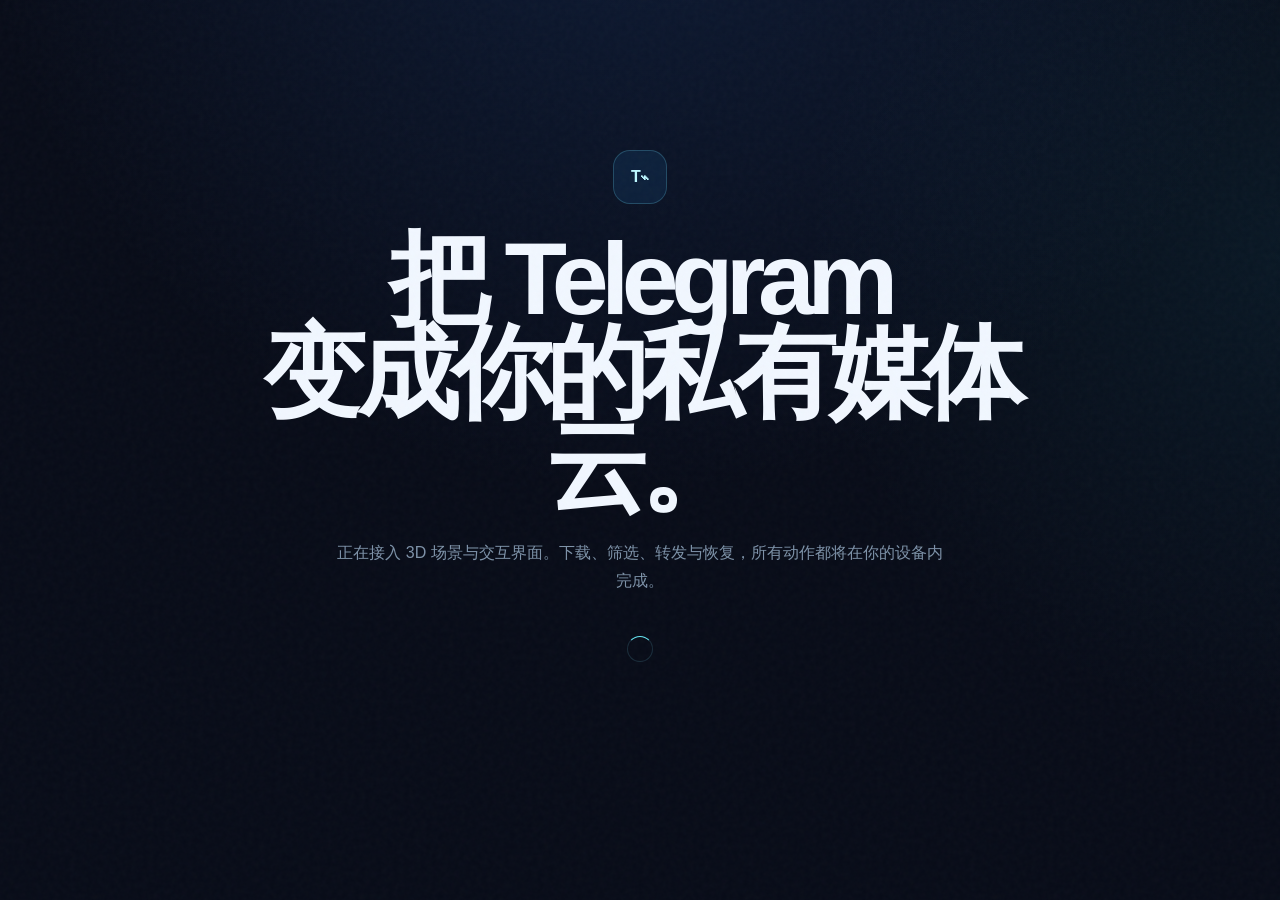
<file: docs/index.html>
<!doctype html>
<html lang="zh-CN">
<head>
  <meta charset="utf-8">
  <meta name="viewport" content="width=device-width, initial-scale=1">
  <meta name="color-scheme" content="dark">
  <meta name="theme-color" content="#080c18">
  <meta name="site-mode" content="github-pages">
  <meta property="og:url" content="https://cvpia.github.io/telegram-media-downloader-web/">
  <meta name="app-version" content="3.14.0">
  <meta name="description" content="TeleVault：为深度内容收藏者打造的自托管 Telegram 媒体基础设施。智能下载、断点续传、自动监听与本地安全存储。">
  <meta name="keywords" content="Telegram, 媒体下载器, 自动转发, 断点续传, 自托管, Docker">
  <meta property="og:type" content="website">
  <meta property="og:title" content="TeleVault — 把 Telegram 变成你的私有媒体云">
  <meta property="og:description" content="下载、筛选、转发与恢复，在同一个克制而强大的界面内完成。">
  <meta property="og:image" content="assets/landing/monitor.png?v=3.14.0">
  <title>TeleVault · Telegram 私有媒体基础设施</title>
  <link rel="icon" href="assets/favicon.svg?v=3.14.0" type="image/svg+xml">
  <link rel="preconnect" href="https://registry.npmmirror.com" crossorigin>
  <link rel="preload" href="assets/landing.css?v=3.14.0" as="style">
  <link rel="stylesheet" href="assets/landing.css?v=3.14.0">
  <script type="application/ld+json">
    {
      "@context": "https://schema.org",
      "@type": "SoftwareApplication",
      "name": "Telegram Media Downloader",
      "applicationCategory": "UtilitiesApplication",
      "operatingSystem": "Web, Docker, Windows, Linux",
      "description": "自托管的 Telegram 媒体下载、筛选、转发与长期存储工具",
      "softwareVersion": "3.14.0",
      "sameAs": "https://github.com/cvpia/telegram-media-downloader-web",
      "offers": { "@type": "Offer", "price": "0", "priceCurrency": "CNY" }
    }
  </script>
</head>
<body class="landing-page">
  <div id="root">
    <div class="boot-shell" aria-busy="true">
      <span class="boot-mark">T⌁</span>
      <h1>把 Telegram<br>变成你的私有媒体云。</h1>
      <p>正在接入 3D 场景与交互界面。下载、筛选、转发与恢复，所有动作都将在你的设备内完成。</p>
      <div class="boot-loader" aria-label="页面加载中"></div>
    </div>
  </div>
  <noscript>
    <div style="padding: 140px 24px; text-align: center; color: #dbeaf8; background: #080c18; font-family: sans-serif;">
      <h1>TeleVault</h1>
      <p>官网交互需要启用 JavaScript。后台仍可直接访问 <a href="https://github.com/cvpia/telegram-media-downloader-web" style="color: #22d3ee;">GitHub</a>。</p>
    </div>
  </noscript>

  <!-- React is kept as a browser build: no package manager or compilation step is required. -->
  <script crossorigin src="https://registry.npmmirror.com/react/18.3.1/files/umd/react.production.min.js"></script>
  <script crossorigin src="https://registry.npmmirror.com/react-dom/18.3.1/files/umd/react-dom.production.min.js"></script>
  <script crossorigin src="https://registry.npmmirror.com/three/0.160.0/files/build/three.min.js"></script>
  <script crossorigin src="https://registry.npmmirror.com/gsap/3.12.5/files/dist/gsap.min.js"></script>
  <script crossorigin src="https://registry.npmmirror.com/gsap/3.12.5/files/dist/ScrollTrigger.min.js"></script>
  <script crossorigin src="https://registry.npmmirror.com/framer-motion/6.5.1/files/dist/framer-motion.js"></script>
  <script crossorigin src="https://registry.npmmirror.com/@babel/standalone/7.26.4/files/babel.min.js"></script>
  <script type="text/babel" data-presets="react" src="assets/landing.js?v=3.14.0"></script>
</body>
</html>
</file>
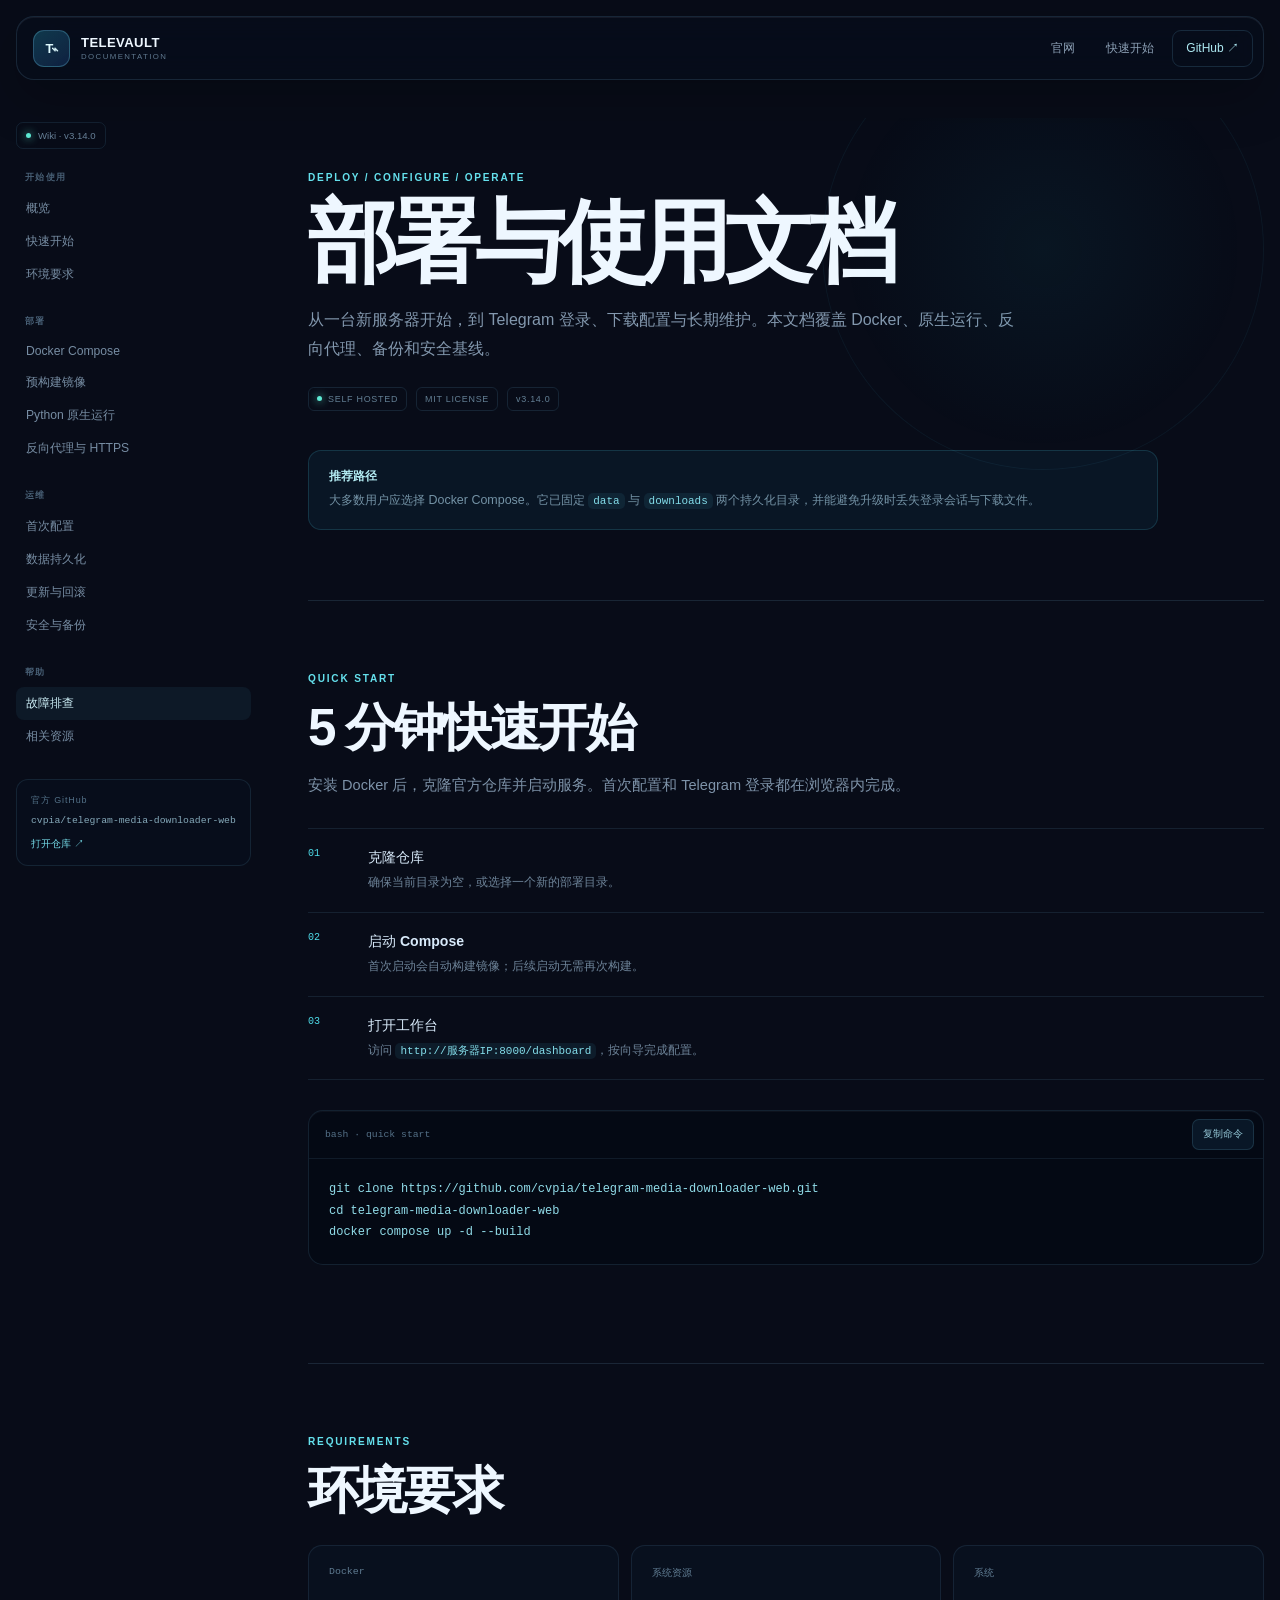
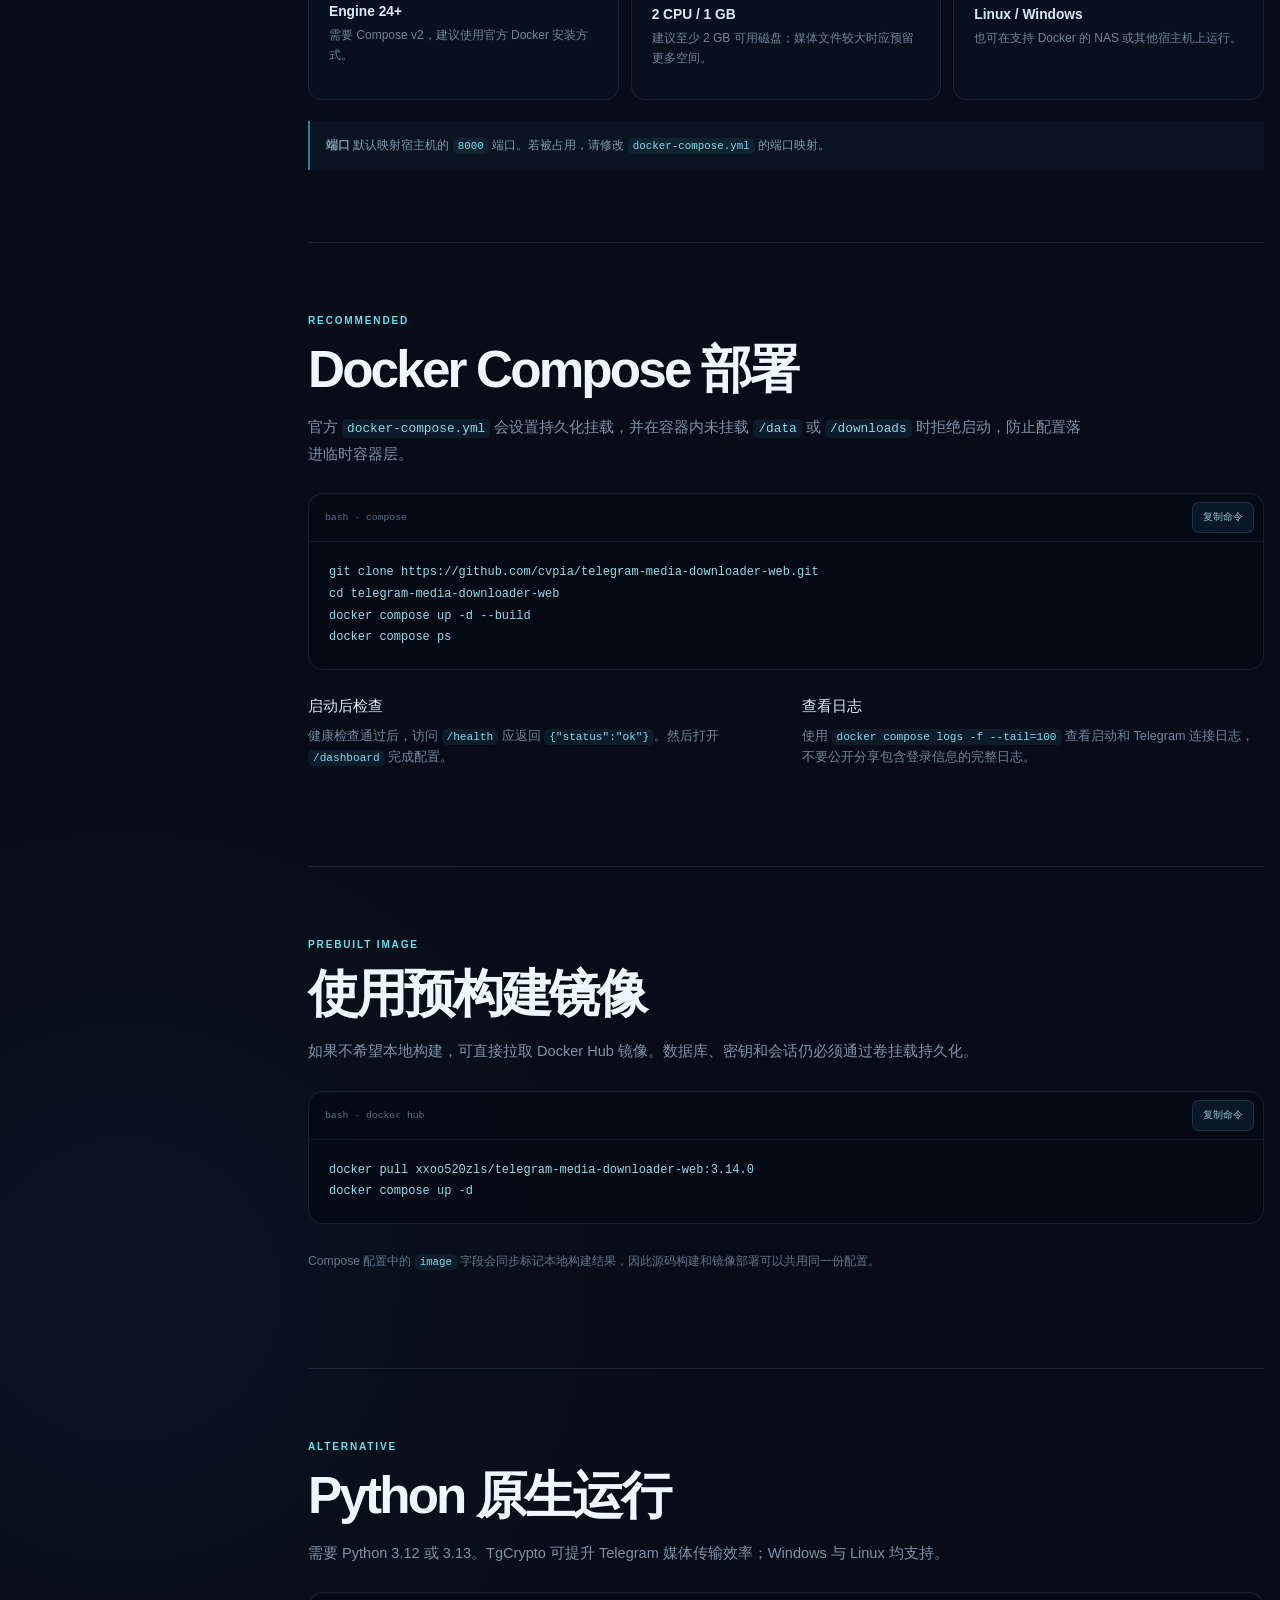
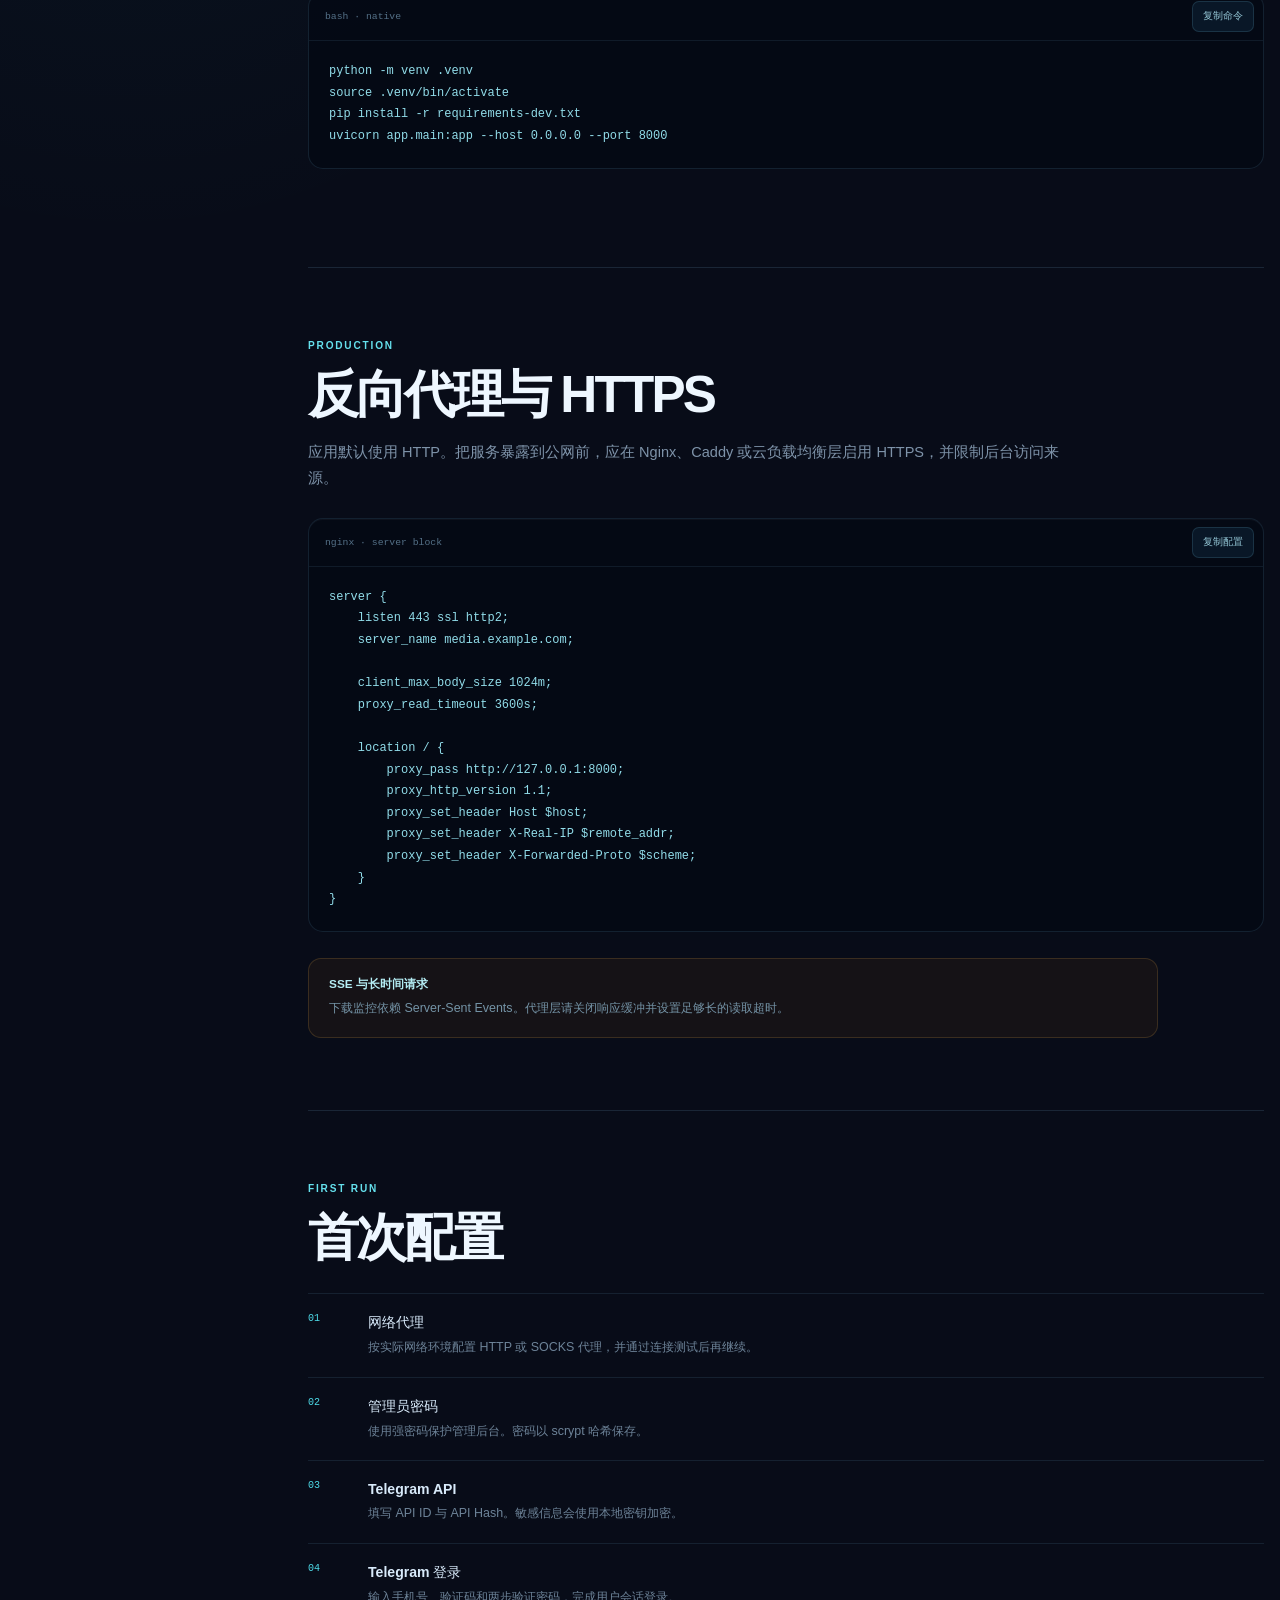
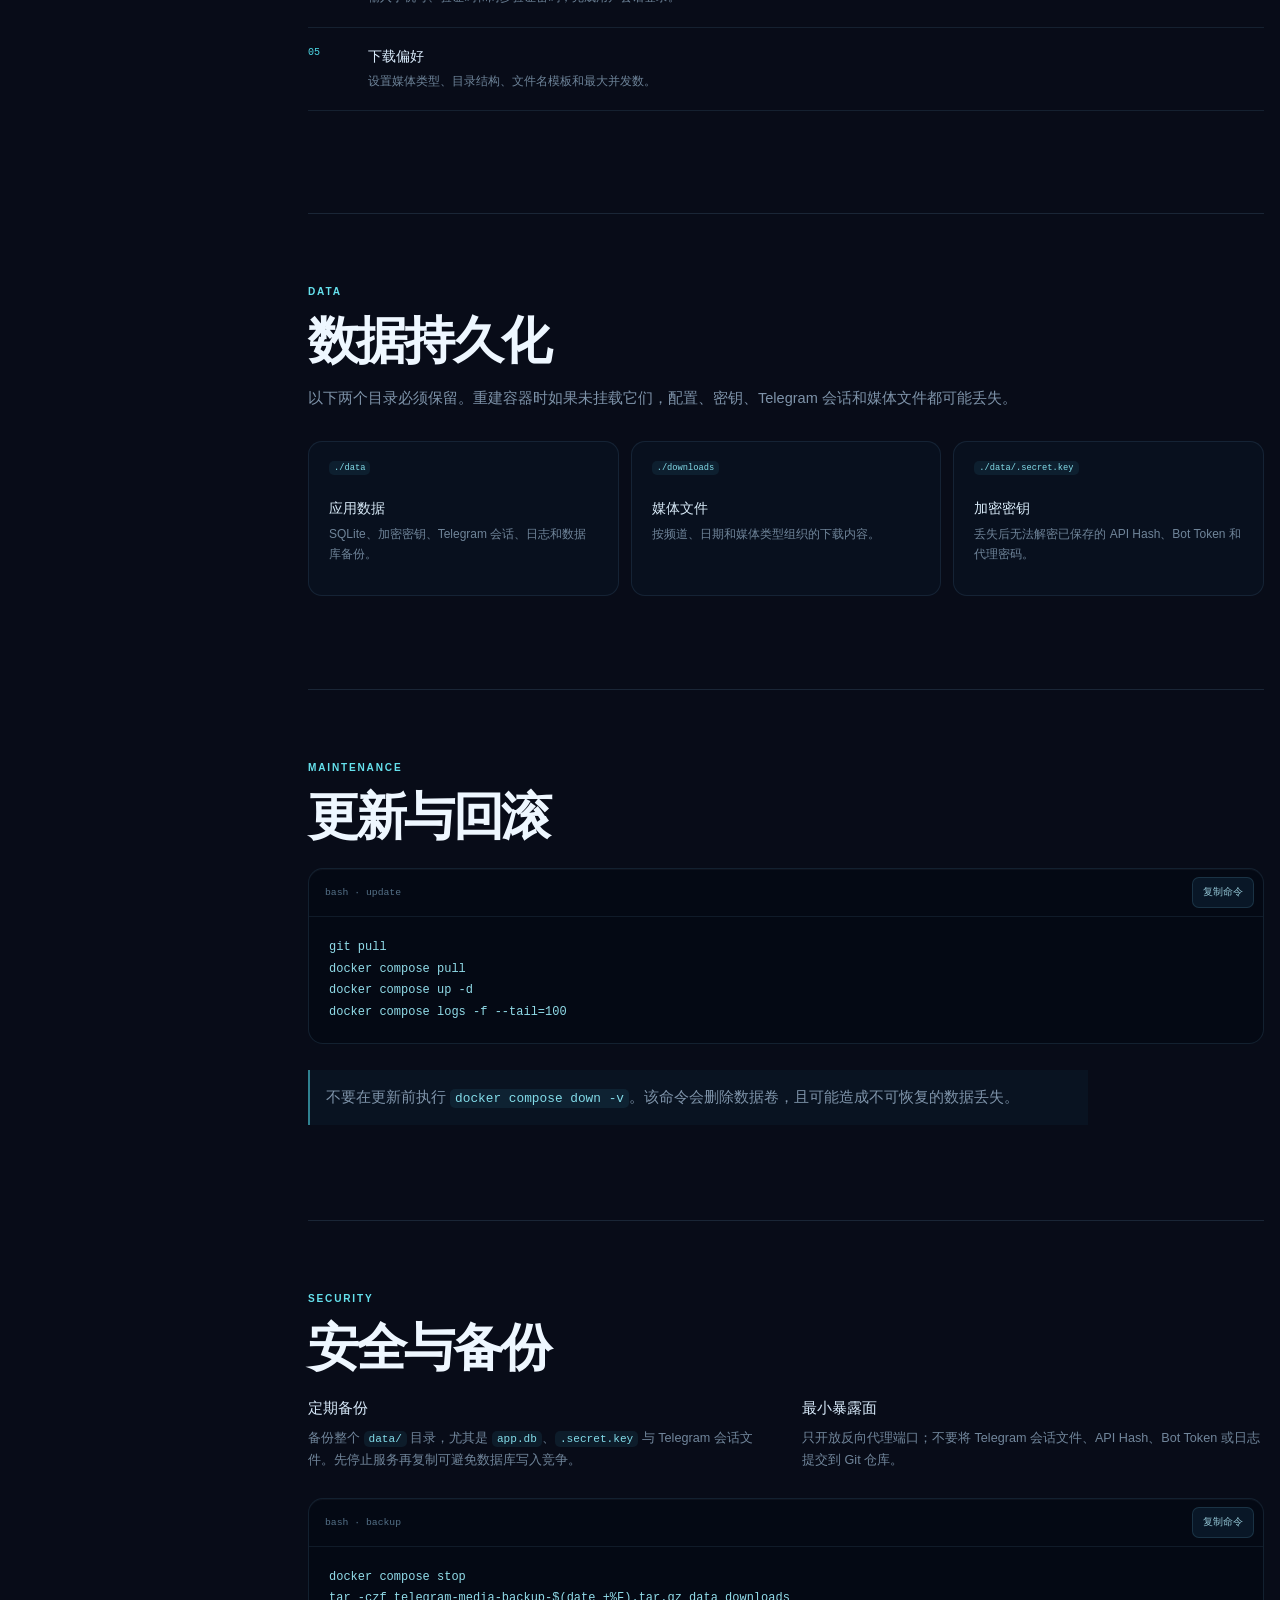
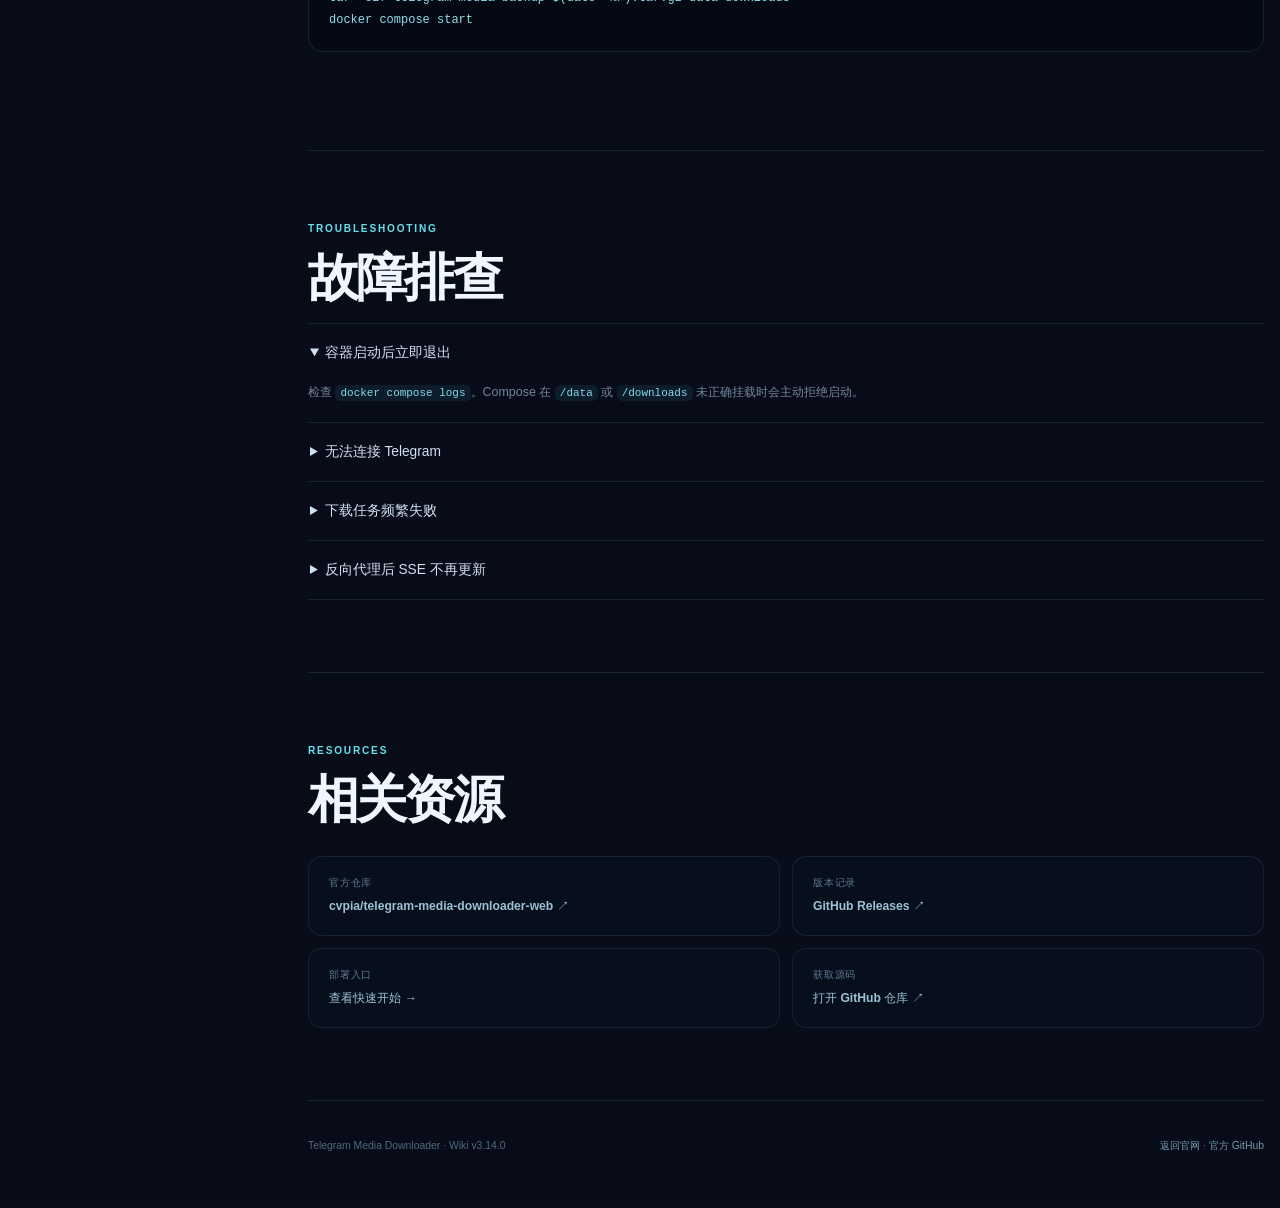
<file: docs/wiki.html>
<!doctype html>
<html lang="zh-CN">
<head>
  <meta charset="utf-8">
  <meta name="viewport" content="width=device-width, initial-scale=1">
  <meta name="color-scheme" content="dark">
  <meta name="theme-color" content="#080c18">
  <meta name="description" content="Telegram Media Downloader Wiki：Docker 部署、配置向导、数据持久化、反向代理、安全与备份指南。">
  <title>Wiki · Telegram Media Downloader</title>
  <link rel="icon" href="assets/favicon.svg?v=3.14.0" type="image/svg+xml">
  <link rel="stylesheet" href="assets/wiki.css?v=3.14.0">
</head>
<body>
  <header class="docs-header">
    <a class="docs-brand" href="./" aria-label="返回产品官网">
      <span class="docs-logo">T⌁</span>
      <span><strong>TELEVAULT</strong><small>DOCUMENTATION</small></span>
    </a>
    <div class="docs-header-links">
      <a href="./">官网</a>
      <a href="#quick-start">快速开始</a>
      <a class="github-link" href="https://github.com/cvpia/telegram-media-downloader-web" target="_blank" rel="noreferrer">GitHub ↗</a>
    </div>
    <button class="docs-menu-button" id="docs-menu-button" type="button" aria-label="打开文档导航" aria-expanded="false">
      <span></span><span></span>
    </button>
  </header>

  <div class="docs-shell">
    <aside class="docs-sidebar" id="docs-sidebar">
      <div class="docs-version"><i></i> Wiki · v3.14.0</div>
      <nav aria-label="Wiki 导航">
        <p>开始使用</p>
        <a class="active" href="#overview">概览</a>
        <a href="#quick-start">快速开始</a>
        <a href="#requirements">环境要求</a>
        <p>部署</p>
        <a href="#docker-compose">Docker Compose</a>
        <a href="#docker-image">预构建镜像</a>
        <a href="#native-install">Python 原生运行</a>
        <a href="#reverse-proxy">反向代理与 HTTPS</a>
        <p>运维</p>
        <a href="#configuration">首次配置</a>
        <a href="#persistence">数据持久化</a>
        <a href="#upgrade">更新与回滚</a>
        <a href="#security">安全与备份</a>
        <p>帮助</p>
        <a href="#troubleshooting">故障排查</a>
        <a href="#resources">相关资源</a>
      </nav>
      <a class="sidebar-github" href="https://github.com/cvpia/telegram-media-downloader-web" target="_blank" rel="noreferrer">
        <span>官方 GitHub</span>
        <code>cvpia/telegram-media-downloader-web</code>
        <b>打开仓库 ↗</b>
      </a>
    </aside>

    <main class="docs-content">
      <section class="docs-hero" id="overview">
        <div class="docs-kicker">DEPLOY / CONFIGURE / OPERATE</div>
        <h1>部署与使用文档</h1>
        <p>从一台新服务器开始，到 Telegram 登录、下载配置与长期维护。本文档覆盖 Docker、原生运行、反向代理、备份和安全基线。</p>
        <div class="docs-hero-meta">
          <span><i></i> SELF HOSTED</span>
          <span>MIT LICENSE</span>
          <span>v3.14.0</span>
        </div>
        <div class="docs-callout">
          <strong>推荐路径</strong>
          <p>大多数用户应选择 Docker Compose。它已固定 <code>data</code> 与 <code>downloads</code> 两个持久化目录，并能避免升级时丢失登录会话与下载文件。</p>
        </div>
      </section>

      <section class="docs-section" id="quick-start">
        <div class="docs-section-label">QUICK START</div>
        <h2>5 分钟快速开始</h2>
        <p>安装 Docker 后，克隆官方仓库并启动服务。首次配置和 Telegram 登录都在浏览器内完成。</p>
        <ol class="docs-steps">
          <li><span>01</span><div><strong>克隆仓库</strong><p>确保当前目录为空，或选择一个新的部署目录。</p></div></li>
          <li><span>02</span><div><strong>启动 Compose</strong><p>首次启动会自动构建镜像；后续启动无需再次构建。</p></div></li>
          <li><span>03</span><div><strong>打开工作台</strong><p>访问 <code>http://服务器IP:8000/dashboard</code>，按向导完成配置。</p></div></li>
        </ol>
        <div class="code-block">
          <div class="code-head"><span>bash · quick start</span><button class="copy-button" type="button" data-copy-target="quick-command">复制命令</button></div>
          <pre><code id="quick-command">git clone https://github.com/cvpia/telegram-media-downloader-web.git
cd telegram-media-downloader-web
docker compose up -d --build</code></pre>
        </div>
      </section>

      <section class="docs-section" id="requirements">
        <div class="docs-section-label">REQUIREMENTS</div>
        <h2>环境要求</h2>
        <div class="docs-grid">
          <article><span>Docker</span><strong>Engine 24+</strong><p>需要 Compose v2，建议使用官方 Docker 安装方式。</p></article>
          <article><span>系统资源</span><strong>2 CPU / 1 GB</strong><p>建议至少 2 GB 可用磁盘；媒体文件较大时应预留更多空间。</p></article>
          <article><span>系统</span><strong>Linux / Windows</strong><p>也可在支持 Docker 的 NAS 或其他宿主机上运行。</p></article>
        </div>
        <div class="docs-note"><strong>端口</strong> 默认映射宿主机的 <code>8000</code> 端口。若被占用，请修改 <code>docker-compose.yml</code> 的端口映射。</div>
      </section>

      <section class="docs-section" id="docker-compose">
        <div class="docs-section-label">RECOMMENDED</div>
        <h2>Docker Compose 部署</h2>
        <p>官方 <code>docker-compose.yml</code> 会设置持久化挂载，并在容器内未挂载 <code>/data</code> 或 <code>/downloads</code> 时拒绝启动，防止配置落进临时容器层。</p>
        <div class="code-block">
          <div class="code-head"><span>bash · compose</span><button class="copy-button" type="button" data-copy-target="compose-command">复制命令</button></div>
          <pre><code id="compose-command">git clone https://github.com/cvpia/telegram-media-downloader-web.git
cd telegram-media-downloader-web
docker compose up -d --build
docker compose ps</code></pre>
        </div>
        <div class="docs-two-column">
          <div><h3>启动后检查</h3><p>健康检查通过后，访问 <code>/health</code> 应返回 <code>{"status":"ok"}</code>。然后打开 <code>/dashboard</code> 完成配置。</p></div>
          <div><h3>查看日志</h3><p>使用 <code>docker compose logs -f --tail=100</code> 查看启动和 Telegram 连接日志，不要公开分享包含登录信息的完整日志。</p></div>
        </div>
      </section>

      <section class="docs-section" id="docker-image">
        <div class="docs-section-label">PREBUILT IMAGE</div>
        <h2>使用预构建镜像</h2>
        <p>如果不希望本地构建，可直接拉取 Docker Hub 镜像。数据库、密钥和会话仍必须通过卷挂载持久化。</p>
        <div class="code-block">
          <div class="code-head"><span>bash · docker hub</span><button class="copy-button" type="button" data-copy-target="image-command">复制命令</button></div>
          <pre><code id="image-command">docker pull xxoo520zls/telegram-media-downloader-web:3.14.0
docker compose up -d</code></pre>
        </div>
        <p class="docs-muted">Compose 配置中的 <code>image</code> 字段会同步标记本地构建结果，因此源码构建和镜像部署可以共用同一份配置。</p>
      </section>

      <section class="docs-section" id="native-install">
        <div class="docs-section-label">ALTERNATIVE</div>
        <h2>Python 原生运行</h2>
        <p>需要 Python 3.12 或 3.13。TgCrypto 可提升 Telegram 媒体传输效率；Windows 与 Linux 均支持。</p>
        <div class="code-block">
          <div class="code-head"><span>bash · native</span><button class="copy-button" type="button" data-copy-target="native-command">复制命令</button></div>
          <pre><code id="native-command">python -m venv .venv
source .venv/bin/activate
pip install -r requirements-dev.txt
uvicorn app.main:app --host 0.0.0.0 --port 8000</code></pre>
        </div>
      </section>

      <section class="docs-section" id="reverse-proxy">
        <div class="docs-section-label">PRODUCTION</div>
        <h2>反向代理与 HTTPS</h2>
        <p>应用默认使用 HTTP。把服务暴露到公网前，应在 Nginx、Caddy 或云负载均衡层启用 HTTPS，并限制后台访问来源。</p>
        <div class="code-block">
          <div class="code-head"><span>nginx · server block</span><button class="copy-button" type="button" data-copy-target="nginx-command">复制配置</button></div>
          <pre><code id="nginx-command">server {
    listen 443 ssl http2;
    server_name media.example.com;

    client_max_body_size 1024m;
    proxy_read_timeout 3600s;

    location / {
        proxy_pass http://127.0.0.1:8000;
        proxy_http_version 1.1;
        proxy_set_header Host $host;
        proxy_set_header X-Real-IP $remote_addr;
        proxy_set_header X-Forwarded-Proto $scheme;
    }
}</code></pre>
        </div>
        <div class="docs-callout warning"><strong>SSE 与长时间请求</strong><p>下载监控依赖 Server-Sent Events。代理层请关闭响应缓冲并设置足够长的读取超时。</p></div>
      </section>

      <section class="docs-section" id="configuration">
        <div class="docs-section-label">FIRST RUN</div>
        <h2>首次配置</h2>
        <ol class="docs-steps">
          <li><span>01</span><div><strong>网络代理</strong><p>按实际网络环境配置 HTTP 或 SOCKS 代理，并通过连接测试后再继续。</p></div></li>
          <li><span>02</span><div><strong>管理员密码</strong><p>使用强密码保护管理后台。密码以 scrypt 哈希保存。</p></div></li>
          <li><span>03</span><div><strong>Telegram API</strong><p>填写 API ID 与 API Hash。敏感信息会使用本地密钥加密。</p></div></li>
          <li><span>04</span><div><strong>Telegram 登录</strong><p>输入手机号、验证码和两步验证密码，完成用户会话登录。</p></div></li>
          <li><span>05</span><div><strong>下载偏好</strong><p>设置媒体类型、目录结构、文件名模板和最大并发数。</p></div></li>
        </ol>
      </section>

      <section class="docs-section" id="persistence">
        <div class="docs-section-label">DATA</div>
        <h2>数据持久化</h2>
        <p>以下两个目录必须保留。重建容器时如果未挂载它们，配置、密钥、Telegram 会话和媒体文件都可能丢失。</p>
        <div class="docs-grid">
          <article><span><code>./data</code></span><strong>应用数据</strong><p>SQLite、加密密钥、Telegram 会话、日志和数据库备份。</p></article>
          <article><span><code>./downloads</code></span><strong>媒体文件</strong><p>按频道、日期和媒体类型组织的下载内容。</p></article>
          <article><span><code>./data/.secret.key</code></span><strong>加密密钥</strong><p>丢失后无法解密已保存的 API Hash、Bot Token 和代理密码。</p></article>
        </div>
      </section>

      <section class="docs-section" id="upgrade">
        <div class="docs-section-label">MAINTENANCE</div>
        <h2>更新与回滚</h2>
        <div class="code-block">
          <div class="code-head"><span>bash · update</span><button class="copy-button" type="button" data-copy-target="update-command">复制命令</button></div>
          <pre><code id="update-command">git pull
docker compose pull
docker compose up -d
docker compose logs -f --tail=100</code></pre>
        </div>
        <p class="docs-note">不要在更新前执行 <code>docker compose down -v</code>。该命令会删除数据卷，且可能造成不可恢复的数据丢失。</p>
      </section>

      <section class="docs-section" id="security">
        <div class="docs-section-label">SECURITY</div>
        <h2>安全与备份</h2>
        <div class="docs-two-column">
          <div><h3>定期备份</h3><p>备份整个 <code>data/</code> 目录，尤其是 <code>app.db</code>、<code>.secret.key</code> 与 Telegram 会话文件。先停止服务再复制可避免数据库写入竞争。</p></div>
          <div><h3>最小暴露面</h3><p>只开放反向代理端口；不要将 Telegram 会话文件、API Hash、Bot Token 或日志提交到 Git 仓库。</p></div>
        </div>
        <div class="code-block">
          <div class="code-head"><span>bash · backup</span><button class="copy-button" type="button" data-copy-target="backup-command">复制命令</button></div>
          <pre><code id="backup-command">docker compose stop
tar -czf telegram-media-backup-$(date +%F).tar.gz data downloads
docker compose start</code></pre>
        </div>
      </section>

      <section class="docs-section" id="troubleshooting">
        <div class="docs-section-label">TROUBLESHOOTING</div>
        <h2>故障排查</h2>
        <details open>
          <summary>容器启动后立即退出</summary>
          <p>检查 <code>docker compose logs</code>。Compose 在 <code>/data</code> 或 <code>/downloads</code> 未正确挂载时会主动拒绝启动。</p>
        </details>
        <details>
          <summary>无法连接 Telegram</summary>
          <p>先确认宿主机的网络与代理设置，再回到配置向导重新测试代理。不要直接修改数据库中的加密凭据。</p>
        </details>
        <details>
          <summary>下载任务频繁失败</summary>
          <p>检查磁盘空间、Telegram 账号状态和日志中的重试原因。系统会指数退避并在队列结束后优先重试失败资源。</p>
        </details>
        <details>
          <summary>反向代理后 SSE 不再更新</summary>
          <p>关闭代理响应缓冲，延长读取超时，并确保 <code>X-Accel-Buffering: no</code> 等流式响应头未被覆盖。</p>
        </details>
      </section>

      <section class="docs-section resources-section" id="resources">
        <div class="docs-section-label">RESOURCES</div>
        <h2>相关资源</h2>
        <div class="resource-grid">
          <a href="https://github.com/cvpia/telegram-media-downloader-web" target="_blank" rel="noreferrer"><span>官方仓库</span><strong>cvpia/telegram-media-downloader-web ↗</strong></a>
          <a href="https://github.com/cvpia/telegram-media-downloader-web/releases" target="_blank" rel="noreferrer"><span>版本记录</span><strong>GitHub Releases ↗</strong></a>
          <a href="#quick-start"><span>部署入口</span><strong>查看快速开始 →</strong></a>
          <a href="https://github.com/cvpia/telegram-media-downloader-web" target="_blank" rel="noreferrer"><span>获取源码</span><strong>打开 GitHub 仓库 ↗</strong></a>
        </div>
      </section>

      <footer class="docs-footer">
        <span>Telegram Media Downloader · Wiki v3.14.0</span>
        <span><a href="./">返回官网</a> · <a href="https://github.com/cvpia/telegram-media-downloader-web" target="_blank" rel="noreferrer">官方 GitHub</a></span>
      </footer>
    </main>
  </div>

  <script src="assets/wiki.js?v=3.14.0"></script>
</body>
</html>
</file>
<file: docs/assets/landing.css>
/* =========================================================
   TeleVault public site
   A dependency-free presentation layer for React CDN content
   ========================================================= */

:root {
  --bg: #080c18;
  --bg-deep: #050711;
  --bg-soft: #0b1222;
  --surface: rgba(13, 23, 42, 0.62);
  --surface-strong: rgba(14, 25, 46, 0.86);
  --line: rgba(156, 213, 255, 0.13);
  --line-bright: rgba(72, 222, 255, 0.3);
  --text: #f1f7ff;
  --text-soft: #c4d2e4;
  --muted: #7f93aa;
  --cyan: #22d3ee;
  --blue: #3b82f6;
  --violet: #9a8cff;
  --green: #5eead4;
  --radius: 28px;
  --ease-out: cubic-bezier(0.16, 1, 0.3, 1);
  --font: "SF Pro Display", "SF Pro Text", -apple-system, BlinkMacSystemFont,
    "Segoe UI", "PingFang SC", "Hiragino Sans GB", "Microsoft YaHei", sans-serif;
}

* { box-sizing: border-box; }
html { scroll-behavior: smooth; background: var(--bg-deep); }
body {
  min-width: 320px;
  margin: 0;
  overflow-x: hidden;
  background:
    radial-gradient(circle at 50% -20%, rgba(40, 95, 182, 0.19), transparent 42rem),
    radial-gradient(circle at 100% 28%, rgba(34, 211, 238, 0.06), transparent 30rem),
    var(--bg);
  color: var(--text);
  font-family: var(--font);
  -webkit-font-smoothing: antialiased;
  text-rendering: optimizeLegibility;
}
body::before {
  position: fixed;
  z-index: -2;
  inset: 0;
  background-image:
    linear-gradient(rgba(138, 204, 255, 0.022) 1px, transparent 1px),
    linear-gradient(90deg, rgba(138, 204, 255, 0.022) 1px, transparent 1px);
  background-size: 72px 72px;
  mask-image: linear-gradient(to bottom, black, transparent 88%);
  content: "";
  pointer-events: none;
}
body::after {
  position: fixed;
  z-index: 20;
  inset: 0;
  opacity: 0.04;
  background-image: url("data:image/svg+xml,%3Csvg viewBox='0 0 180 180' xmlns='http://www.w3.org/2000/svg'%3E%3Cfilter id='n'%3E%3CfeTurbulence type='fractalNoise' baseFrequency='.9' numOctaves='3' stitchTiles='stitch'/%3E%3C/filter%3E%3Crect width='100%25' height='100%25' filter='url(%23n)' opacity='.75'/%3E%3C/svg%3E");
  content: "";
  pointer-events: none;
}
::selection { background: rgba(34, 211, 238, 0.26); color: #fff; }
::-webkit-scrollbar { width: 9px; }
::-webkit-scrollbar-track { background: #060915; }
::-webkit-scrollbar-thumb { border: 2px solid #060915; border-radius: 99px; background: rgba(93, 135, 177, 0.42); }
a { color: inherit; text-decoration: none; }
button, a { -webkit-tap-highlight-color: transparent; }
button { border: 0; color: inherit; font: inherit; }
img { display: block; max-width: 100%; }
h1, h2, h3, p { margin-top: 0; }
:focus-visible { outline: 2px solid var(--cyan); outline-offset: 4px; }
.sr-only { position: absolute; width: 1px; height: 1px; padding: 0; margin: -1px; overflow: hidden; clip: rect(0, 0, 0, 0); white-space: nowrap; border: 0; }
.landing-app { position: relative; overflow: clip; }
.container { width: min(1200px, calc(100vw - 48px)); margin-inline: auto; }
.section { position: relative; padding: 140px 0; }
.section-kicker {
  display: inline-flex;
  align-items: center;
  gap: 9px;
  margin-bottom: 20px;
  color: #8fe9f5;
  font-size: 0.72rem;
  font-weight: 700;
  letter-spacing: 0.2em;
  text-transform: uppercase;
}
.section-kicker::before {
  width: 6px;
  height: 6px;
  border-radius: 50%;
  background: var(--cyan);
  box-shadow: 0 0 16px var(--cyan);
  content: "";
}
.section-heading { max-width: 760px; margin-bottom: 56px; }
.section-heading h2 {
  margin-bottom: 20px;
  font-size: clamp(2.45rem, 5vw, 5.2rem);
  font-weight: 640;
  line-height: 0.98;
  letter-spacing: -0.065em;
  text-wrap: balance;
}
.section-heading p {
  max-width: 620px;
  margin-bottom: 0;
  color: var(--muted);
  font-size: clamp(0.96rem, 1.4vw, 1.1rem);
  line-height: 1.8;
}
.glass {
  border: 1px solid var(--line);
  background: linear-gradient(145deg, rgba(19, 33, 58, 0.72), rgba(8, 15, 30, 0.62));
  box-shadow: inset 0 1px 0 rgba(255, 255, 255, 0.06), 0 32px 90px rgba(0, 0, 0, 0.22);
  backdrop-filter: blur(24px) saturate(130%);
  -webkit-backdrop-filter: blur(24px) saturate(130%);
}

/* Navigation ------------------------------------------------------------ */
.site-nav-wrap { position: fixed; z-index: 50; top: 20px; right: 0; left: 0; pointer-events: none; }
.site-nav {
  display: flex;
  width: min(1180px, calc(100vw - 40px));
  min-height: 66px;
  margin-inline: auto;
  padding: 8px 9px 8px 18px;
  align-items: center;
  justify-content: space-between;
  border: 1px solid rgba(150, 217, 255, 0.13);
  border-radius: 19px;
  background: rgba(8, 14, 28, 0.62);
  box-shadow: inset 0 1px 0 rgba(255, 255, 255, 0.065), 0 18px 52px rgba(0, 0, 0, 0.22);
  backdrop-filter: blur(26px) saturate(155%);
  -webkit-backdrop-filter: blur(26px) saturate(155%);
  pointer-events: auto;
  transition: min-height 0.35s var(--ease-out), background 0.35s ease, transform 0.35s ease;
}
.site-nav[data-scrolled="true"] { min-height: 58px; background: rgba(7, 12, 24, 0.87); }
.nav-brand { display: inline-flex; align-items: center; gap: 11px; font-size: 0.91rem; font-weight: 680; letter-spacing: -0.025em; }
.brand-symbol {
  position: relative;
  display: grid;
  width: 34px;
  height: 34px;
  place-items: center;
  overflow: hidden;
  border: 1px solid rgba(121, 228, 255, 0.28);
  border-radius: 11px;
  background: radial-gradient(circle at 32% 20%, rgba(164, 246, 255, 0.32), transparent 38%), linear-gradient(145deg, rgba(33, 145, 193, 0.34), rgba(26, 55, 118, 0.42));
  box-shadow: inset 0 0 18px rgba(34, 211, 238, 0.13), 0 0 18px rgba(59, 130, 246, 0.14);
  color: #dffbff;
  font-size: 0.84rem;
  font-weight: 800;
  letter-spacing: -0.08em;
}
.brand-symbol::after {
  position: absolute;
  width: 22px;
  height: 1px;
  background: linear-gradient(90deg, transparent, rgba(173, 249, 255, 0.75), transparent);
  transform: rotate(-38deg);
  content: "";
}
.nav-brand small { display: block; margin-top: 2px; color: #668096; font-size: 0.54rem; font-weight: 600; letter-spacing: 0.16em; text-transform: uppercase; }
.nav-links { display: flex; align-items: center; gap: 4px; }
.nav-links a {
  position: relative;
  padding: 11px 15px;
  border-radius: 10px;
  color: #94a6bc;
  font-size: 0.8rem;
  font-weight: 540;
  transition: color 0.25s ease, background 0.25s ease, text-shadow 0.25s ease;
}
.nav-links a:hover { background: rgba(111, 212, 255, 0.06); color: #eefcff; text-shadow: 0 0 20px rgba(34, 211, 238, 0.4); }
.nav-actions { display: flex; align-items: center; gap: 10px; }
.nav-status { display: inline-flex; align-items: center; gap: 7px; padding: 8px 10px; color: #7890a8; font-size: 0.66rem; letter-spacing: 0.09em; }
.nav-status i { width: 6px; height: 6px; border-radius: 50%; background: #5eead4; box-shadow: 0 0 10px rgba(94, 234, 212, 0.8); animation: statusPulse 2.8s ease-in-out infinite; }
@keyframes statusPulse { 50% { opacity: 0.35; transform: scale(0.82); } }

.button-primary, .button-secondary, .button-quiet {
  display: inline-flex;
  min-height: 46px;
  padding: 0 20px;
  align-items: center;
  justify-content: center;
  gap: 9px;
  border-radius: 12px;
  font-size: 0.82rem;
  font-weight: 650;
  white-space: nowrap;
  transition: transform 0.3s var(--ease-out), border-color 0.3s ease, box-shadow 0.3s ease, background 0.3s ease;
}
.button-primary {
  position: relative;
  overflow: hidden;
  background: linear-gradient(115deg, #6ce6f6 0%, #37b9ea 43%, #4b82f7 100%);
  box-shadow: 0 9px 30px rgba(50, 155, 236, 0.24), inset 0 1px 0 rgba(255, 255, 255, 0.45);
  color: #03101b;
}
.button-primary::before {
  position: absolute;
  inset: 0;
  background: linear-gradient(105deg, transparent 20%, rgba(255, 255, 255, 0.62) 48%, transparent 76%);
  transform: translateX(-130%);
  content: "";
  transition: transform 0.75s var(--ease-out);
}
.button-primary:hover { box-shadow: 0 14px 48px rgba(50, 185, 242, 0.38), inset 0 1px 0 rgba(255, 255, 255, 0.6); transform: translateY(-2px); }
.button-primary:hover::before { transform: translateX(130%); }
.button-secondary {
  border: 1px solid rgba(155, 218, 255, 0.19);
  background: rgba(12, 22, 40, 0.55);
  box-shadow: inset 0 1px 0 rgba(255, 255, 255, 0.05);
  color: #d9e7f7;
  backdrop-filter: blur(18px);
}
.button-secondary:hover { border-color: rgba(91, 222, 255, 0.42); background: rgba(20, 39, 65, 0.7); box-shadow: 0 0 30px rgba(34, 211, 238, 0.12), inset 0 1px 0 rgba(255, 255, 255, 0.07); transform: translateY(-2px); }
.button-quiet { min-height: 38px; padding-inline: 13px; color: #a6b8cc; }
.mobile-menu-button { display: none; width: 42px; height: 42px; border: 1px solid var(--line); border-radius: 11px; background: rgba(12, 22, 40, 0.58); cursor: pointer; }
.mobile-menu-button span, .mobile-menu-button::before, .mobile-menu-button::after { display: block; width: 17px; height: 1px; margin: 4px auto; background: #d7e8f8; content: ""; }
.mobile-menu { position: absolute; top: 78px; right: 20px; left: 20px; display: grid; padding: 12px; gap: 3px; border: 1px solid var(--line); border-radius: 18px; background: rgba(7, 13, 26, 0.96); box-shadow: 0 28px 80px rgba(0, 0, 0, 0.4); backdrop-filter: blur(30px); }
.mobile-menu a { padding: 14px 15px; border-radius: 10px; color: #bdcde0; font-size: 0.92rem; }
.mobile-menu a:hover { background: rgba(100, 216, 255, 0.07); color: #fff; }

/* Hero ---------------------------------------------------------------- */
.hero {
  position: relative;
  display: grid;
  min-height: max(780px, 100svh);
  padding: 155px 0 84px;
  align-items: center;
  isolation: isolate;
  overflow: hidden;
}
.hero-canvas {
  position: absolute;
  z-index: -3;
  inset: 0;
  width: 100%;
  height: 100%;
  opacity: 0.92;
  mask-image: radial-gradient(ellipse 74% 68% at 54% 48%, black 30%, transparent 100%);
}
.hero::before {
  position: absolute;
  z-index: -2;
  top: 9%;
  left: 50%;
  width: min(900px, 90vw);
  height: min(650px, 70vw);
  border: 1px solid rgba(117, 218, 255, 0.055);
  border-radius: 50%;
  background: radial-gradient(circle at 50% 50%, rgba(27, 87, 151, 0.12), transparent 56%), radial-gradient(circle at 62% 45%, rgba(34, 211, 238, 0.06), transparent 34%);
  content: "";
  filter: blur(2px);
  transform: translateX(-50%);
}
.hero::after {
  position: absolute;
  z-index: 5;
  right: 0;
  bottom: 0;
  left: 0;
  height: 220px;
  background: linear-gradient(to bottom, transparent, var(--bg));
  content: "";
  pointer-events: none;
}
.hero-inner { position: relative; z-index: 6; width: min(1020px, calc(100vw - 40px)); margin: auto; text-align: center; }
.hero-eyebrow {
  display: inline-flex;
  margin-bottom: 27px;
  padding: 7px 12px 7px 8px;
  align-items: center;
  gap: 10px;
  border: 1px solid rgba(125, 219, 255, 0.15);
  border-radius: 999px;
  background: rgba(8, 18, 34, 0.5);
  box-shadow: inset 0 1px 0 rgba(255, 255, 255, 0.05);
  color: #93a9c0;
  font-size: 0.65rem;
  font-weight: 550;
  letter-spacing: 0.09em;
  backdrop-filter: blur(14px);
}
.hero-eyebrow b { padding: 4px 7px; border-radius: 99px; background: rgba(34, 211, 238, 0.12); color: #8aeaf5; font-size: 0.58rem; letter-spacing: 0.14em; }
.hero h1 {
  max-width: 1080px;
  margin: 0 auto 28px;
  color: #f4fbff;
  font-size: clamp(3.2rem, 8.45vw, 8.25rem);
  font-weight: 620;
  line-height: 0.9;
  letter-spacing: -0.078em;
  text-wrap: balance;
}
.hero h1 .gradient-text {
  display: block;
  background: linear-gradient(94deg, #eef8ff 7%, #8ae9f6 40%, #79a6ff 74%, #c1b8ff 100%);
  background-clip: text;
  -webkit-background-clip: text;
  color: transparent;
  filter: drop-shadow(0 0 38px rgba(80, 195, 255, 0.12));
}
.hero-subtitle { max-width: 690px; margin: 0 auto 37px; color: #90a3ba; font-size: clamp(0.98rem, 1.45vw, 1.13rem); line-height: 1.78; text-wrap: balance; }
.hero-actions { display: flex; justify-content: center; gap: 12px; }
.hero-actions .button-primary, .hero-actions .button-secondary { min-height: 54px; padding-inline: 24px; border-radius: 14px; font-size: 0.87rem; }
.hero-proof { display: flex; margin-top: 66px; align-items: center; justify-content: center; gap: 0; }
.hero-proof-item { min-width: 154px; padding: 0 27px; border-right: 1px solid rgba(143, 209, 255, 0.1); text-align: center; }
.hero-proof-item:last-child { border-right: 0; }
.hero-proof-item strong { display: block; margin-bottom: 5px; color: #e8f8ff; font-size: 1.2rem; font-weight: 620; letter-spacing: -0.04em; }
.hero-proof-item span { color: #627990; font-size: 0.65rem; letter-spacing: 0.08em; }
.hero-corner { position: absolute; z-index: 6; bottom: 58px; color: #536b82; font-size: 0.58rem; letter-spacing: 0.16em; text-transform: uppercase; writing-mode: vertical-rl; }
.hero-corner.left { left: 28px; }
.hero-corner.right { right: 28px; }
.scroll-cue { position: absolute; z-index: 7; bottom: 31px; left: 50%; display: grid; width: 28px; height: 44px; padding-top: 8px; place-items: start center; border: 1px solid rgba(157, 222, 255, 0.16); border-radius: 99px; transform: translateX(-50%); }
.scroll-cue i { width: 3px; height: 7px; border-radius: 99px; background: #77e7f5; box-shadow: 0 0 12px rgba(34, 211, 238, 0.75); animation: scrollDot 2s var(--ease-out) infinite; }
@keyframes scrollDot { 0% { opacity: 0; transform: translateY(0); } 35% { opacity: 1; } 100% { opacity: 0; transform: translateY(16px); } }

/* Marquee ------------------------------------------------------------- */
.trust-strip { position: relative; margin-top: -1px; padding: 21px 0; border-top: 1px solid rgba(146, 214, 255, 0.075); border-bottom: 1px solid rgba(146, 214, 255, 0.075); background: rgba(8, 14, 27, 0.5); overflow: hidden; }
.trust-strip::before, .trust-strip::after { position: absolute; z-index: 2; top: 0; bottom: 0; width: 18vw; content: ""; pointer-events: none; }
.trust-strip::before { left: 0; background: linear-gradient(90deg, var(--bg), transparent); }
.trust-strip::after { right: 0; background: linear-gradient(-90deg, var(--bg), transparent); }
.trust-track { display: flex; width: max-content; gap: 72px; align-items: center; animation: marquee 32s linear infinite; }
.trust-item { display: inline-flex; align-items: center; gap: 11px; color: #526a80; font-size: 0.68rem; font-weight: 650; letter-spacing: 0.12em; text-transform: uppercase; white-space: nowrap; }
.trust-item i { display: grid; width: 25px; height: 25px; place-items: center; border: 1px solid rgba(127, 207, 255, 0.12); border-radius: 8px; color: #7ecde3; font-style: normal; font-size: 0.62rem; }
@keyframes marquee { to { transform: translateX(-50%); } }

/* Feature cards ------------------------------------------------------- */
.features { overflow: hidden; }
.feature-grid { display: grid; grid-template-columns: repeat(3, minmax(0, 1fr)); gap: 16px; }
.feature-card {
  position: relative;
  min-height: 560px;
  padding: 26px;
  border: 1px solid rgba(145, 211, 255, 0.12);
  border-radius: var(--radius);
  background: linear-gradient(160deg, rgba(20, 35, 61, 0.68), rgba(8, 15, 28, 0.76)), radial-gradient(circle at 50% 0%, rgba(48, 142, 212, 0.1), transparent 48%);
  box-shadow: inset 0 1px 0 rgba(255, 255, 255, 0.055), 0 30px 80px rgba(0, 0, 0, 0.16);
  overflow: hidden;
  transform-style: preserve-3d;
  transition: border-color 0.4s ease, box-shadow 0.4s ease;
}
.feature-card::before { position: absolute; inset: 0; border-radius: inherit; background: radial-gradient(circle at var(--spot-x, 50%) var(--spot-y, 0%), rgba(100, 222, 255, 0.12), transparent 34%); opacity: 0; content: ""; pointer-events: none; transition: opacity 0.35s ease; }
.feature-card:hover { border-color: rgba(90, 220, 255, 0.28); box-shadow: inset 0 1px 0 rgba(255, 255, 255, 0.08), 0 34px 100px rgba(2, 8, 18, 0.34), 0 0 50px rgba(34, 211, 238, 0.06); }
.feature-card:hover::before { opacity: 1; }
.feature-topline { position: relative; z-index: 2; display: flex; align-items: center; justify-content: space-between; color: #5f7890; font-size: 0.61rem; font-weight: 650; letter-spacing: 0.14em; text-transform: uppercase; }
.feature-index { color: #9fc5d8; }
.feature-stage { position: relative; display: grid; height: 295px; margin: 10px -8px 26px; place-items: center; perspective: 900px; overflow: hidden; border-radius: 20px; background: radial-gradient(circle at 50% 48%, rgba(44, 132, 198, 0.08), transparent 45%), linear-gradient(180deg, rgba(255, 255, 255, 0.012), transparent); }
.feature-stage::before { position: absolute; inset: 16% 10%; border: 1px solid rgba(111, 204, 255, 0.06); border-radius: 50%; content: ""; }
.feature-stage::after { position: absolute; right: 10%; bottom: 20%; left: 10%; height: 1px; background: linear-gradient(90deg, transparent, rgba(92, 209, 255, 0.15), transparent); content: ""; }
.feature-card h3 { position: relative; z-index: 2; margin-bottom: 12px; color: #edf8ff; font-size: 1.34rem; font-weight: 620; letter-spacing: -0.045em; }
.feature-card p { position: relative; z-index: 2; margin-bottom: 0; color: #798da4; font-size: 0.86rem; line-height: 1.75; }
.feature-meta { position: relative; z-index: 2; display: flex; margin-top: 23px; gap: 8px; flex-wrap: wrap; }
.feature-meta span { padding: 6px 9px; border: 1px solid rgba(133, 206, 255, 0.1); border-radius: 7px; background: rgba(6, 15, 31, 0.42); color: #6b849c; font-size: 0.59rem; letter-spacing: 0.05em; }

/* CSS 3D chip */
.model-chip { position: relative; width: 176px; height: 176px; transform: rotateX(58deg) rotateZ(-31deg) translateZ(22px); transform-style: preserve-3d; animation: chipFloat 7s ease-in-out infinite; }
@keyframes chipFloat { 0%, 100% { transform: rotateX(58deg) rotateZ(-31deg) translateZ(22px) translateY(4px); } 50% { transform: rotateX(55deg) rotateZ(-26deg) translateZ(36px) translateY(-7px); } }
.chip-board { position: absolute; inset: 15px; border: 1px solid rgba(101, 230, 255, 0.48); border-radius: 27px; background: linear-gradient(135deg, rgba(44, 117, 166, 0.28), rgba(10, 24, 47, 0.92)), repeating-linear-gradient(90deg, transparent 0 12px, rgba(110, 228, 255, 0.065) 13px); box-shadow: inset 0 0 28px rgba(34, 211, 238, 0.16), 0 0 42px rgba(34, 211, 238, 0.12); }
.chip-board::before { position: absolute; inset: 20px; border: 1px solid rgba(137, 236, 255, 0.17); border-radius: 18px; background-image: linear-gradient(rgba(104, 223, 255, 0.12) 1px, transparent 1px), linear-gradient(90deg, rgba(104, 223, 255, 0.12) 1px, transparent 1px); background-size: 13px 13px; content: ""; }
.chip-core { position: absolute; top: 50%; left: 50%; display: grid; width: 72px; height: 72px; place-items: center; border: 1px solid rgba(145, 244, 255, 0.48); border-radius: 18px; background: linear-gradient(145deg, rgba(32, 93, 135, 0.8), rgba(7, 20, 44, 0.96)); box-shadow: 0 0 28px rgba(34, 211, 238, 0.22); transform: translate(-50%, -50%) translateZ(30px); }
.chip-core::before, .chip-core::after { position: absolute; border-radius: 10px; border: 1px solid rgba(118, 227, 255, 0.24); content: ""; }
.chip-core::before { inset: 9px; }
.chip-core::after { inset: 21px; background: rgba(86, 230, 255, 0.15); box-shadow: 0 0 16px rgba(34, 211, 238, 0.35); }
.chip-pin { position: absolute; width: 38px; height: 4px; border-radius: 99px; background: rgba(118, 222, 250, 0.34); box-shadow: 0 0 8px rgba(34, 211, 238, 0.18); }
.chip-pin:nth-child(1) { top: 40px; left: -24px; transform: rotate(90deg); }
.chip-pin:nth-child(2) { top: 82px; left: -24px; transform: rotate(90deg); }
.chip-pin:nth-child(3) { top: 124px; left: -24px; transform: rotate(90deg); }
.chip-pin:nth-child(4) { top: 40px; right: -24px; transform: rotate(90deg); }
.chip-pin:nth-child(5) { top: 82px; right: -24px; transform: rotate(90deg); }
.chip-pin:nth-child(6) { top: 124px; right: -24px; transform: rotate(90deg); }
.chip-glow { position: absolute; inset: 2px; border-radius: 34px; box-shadow: 0 0 50px rgba(34, 211, 238, 0.2); transform: translateZ(-10px); }

/* CSS/SVG data flow */
.model-flow { position: relative; width: 84%; height: 72%; transform: rotateX(56deg) rotateZ(-19deg); transform-style: preserve-3d; }
.flow-plane { position: absolute; inset: 0; border: 1px solid rgba(112, 216, 255, 0.16); border-radius: 50%; background: radial-gradient(circle, rgba(38, 189, 226, 0.14), transparent 50%), repeating-radial-gradient(circle, transparent 0 29px, rgba(92, 203, 240, 0.07) 30px 31px); box-shadow: inset 0 0 44px rgba(34, 211, 238, 0.08); }
.flow-plane:nth-child(2) { inset: 26px; border-style: dashed; opacity: 0.64; animation: slowSpin 18s linear infinite; }
@keyframes slowSpin { to { transform: rotate(360deg); } }
.flow-path { position: absolute; inset: 0; width: 100%; height: 100%; overflow: visible; }
.flow-path path { fill: none; stroke: url(#flowGradient); stroke-width: 1.4; stroke-linecap: round; stroke-dasharray: 5 9; filter: drop-shadow(0 0 6px rgba(34, 211, 238, 0.8)); animation: flowDash 4s linear infinite; }
@keyframes flowDash { to { stroke-dashoffset: -56; } }
.flow-orb { position: absolute; top: 50%; left: 50%; width: 28px; height: 28px; border: 1px solid rgba(185, 249, 255, 0.58); border-radius: 50%; background: radial-gradient(circle at 33% 30%, #bbfaff, rgba(34, 211, 238, 0.48) 18%, rgba(19, 67, 121, 0.3) 57%, transparent 70%); box-shadow: 0 0 20px rgba(34, 211, 238, 0.48), 0 0 60px rgba(59, 130, 246, 0.18); transform: translate(-50%, -50%) translateZ(16px); }
.flow-particle { position: absolute; width: 6px; height: 6px; border-radius: 50%; background: #b9faff; box-shadow: 0 0 13px #22d3ee; }
.flow-particle.p1 { animation: particleA 4.5s ease-in-out infinite; }
.flow-particle.p2 { animation: particleB 5.2s ease-in-out infinite; }
.flow-particle.p3 { animation: particleC 3.9s ease-in-out infinite; }
@keyframes particleA { 0% { top: 23%; left: 8%; opacity: 0; } 20% { opacity: 1; } 80% { opacity: 1; } 100% { top: 72%; left: 86%; opacity: 0; } }
@keyframes particleB { 0% { top: 74%; left: 17%; opacity: 0; } 18% { opacity: 1; } 82% { opacity: 1; } 100% { top: 32%; left: 88%; opacity: 0; } }
@keyframes particleC { 0% { top: 15%; left: 53%; opacity: 0; } 25% { opacity: 1; } 100% { top: 91%; left: 57%; opacity: 0; } }

/* CSS/SVG lattice */
.model-lattice { position: relative; width: 86%; height: 76%; transform: rotateX(58deg) rotateZ(20deg); transform-style: preserve-3d; }
.lattice-svg { position: absolute; inset: 0; width: 100%; height: 100%; overflow: visible; }
.lattice-svg line { stroke: rgba(101, 219, 255, 0.25); stroke-width: 1; filter: drop-shadow(0 0 4px rgba(34, 211, 238, 0.3)); }
.lattice-node { position: absolute; width: 19px; height: 19px; border: 1px solid rgba(154, 239, 255, 0.55); border-radius: 50%; background: radial-gradient(circle at 36% 34%, #d5fbff, #38cee8 16%, rgba(9, 48, 78, 0.68) 53%, transparent 72%); box-shadow: 0 0 14px rgba(34, 211, 238, 0.55), 0 0 35px rgba(34, 211, 238, 0.15); transform: translate(-50%, -50%) translateZ(16px); animation: nodePulse 4s ease-in-out infinite; }
.lattice-node:nth-of-type(2n) { animation-delay: -1.3s; }
.lattice-node:nth-of-type(3n) { animation-delay: -2.4s; }
@keyframes nodePulse { 50% { box-shadow: 0 0 24px rgba(34, 211, 238, 0.8), 0 0 50px rgba(59, 130, 246, 0.3); transform: translate(-50%, -50%) translateZ(28px) scale(1.18); } }
.lattice-core { position: absolute; top: 50%; left: 50%; width: 46px; height: 46px; border: 1px solid rgba(190, 250, 255, 0.56); border-radius: 14px; background: rgba(15, 76, 113, 0.72); box-shadow: 0 0 26px rgba(34, 211, 238, 0.38); transform: translate(-50%, -50%) translateZ(34px) rotate(45deg); }
.lattice-core::after { position: absolute; inset: 9px; border: 1px solid rgba(177, 246, 255, 0.6); border-radius: 7px; background: rgba(103, 238, 255, 0.18); box-shadow: 0 0 18px rgba(34, 211, 238, 0.45); content: ""; }

/* Globe section -------------------------------------------------------- */
.globe-section { padding-top: 175px; }
.globe-section::before { position: absolute; z-index: -1; top: 25%; right: -20%; width: 750px; height: 750px; border-radius: 50%; background: radial-gradient(circle, rgba(37, 131, 222, 0.1), transparent 67%); content: ""; filter: blur(10px); }
.globe-layout { display: grid; grid-template-columns: minmax(0, 0.85fr) minmax(480px, 1.15fr); gap: 70px; align-items: center; }
.globe-copy .section-heading { margin-bottom: 33px; }
.globe-stat-list { display: grid; margin-bottom: 34px; gap: 0; }
.globe-stat { display: grid; grid-template-columns: 52px minmax(0, 1fr); padding: 20px 0; gap: 18px; border-top: 1px solid rgba(146, 211, 255, 0.1); }
.globe-stat:last-child { border-bottom: 1px solid rgba(146, 211, 255, 0.1); }
.globe-stat span { color: #41ddec; font-size: 0.65rem; font-weight: 650; letter-spacing: 0.12em; }
.globe-stat strong { display: block; margin-bottom: 5px; font-size: 1rem; font-weight: 580; }
.globe-stat p { margin: 0; color: #657d95; font-size: 0.8rem; line-height: 1.65; }
.globe-visual { position: relative; aspect-ratio: 1; border-radius: 50%; }
.globe-visual::before { position: absolute; z-index: 0; inset: 12%; border: 1px solid rgba(112, 223, 255, 0.13); border-radius: 50%; box-shadow: 0 0 80px rgba(34, 211, 238, 0.05), inset 0 0 80px rgba(9, 57, 108, 0.24); content: ""; }
.globe-visual::after { position: absolute; z-index: 2; inset: 21%; border: 1px solid rgba(106, 212, 255, 0.08); border-radius: 50%; content: ""; pointer-events: none; }
.globe-canvas { position: absolute; z-index: 1; inset: 0; width: 100%; height: 100%; }
.globe-ring { position: absolute; z-index: 3; top: 50%; left: 50%; width: 88%; height: 28%; border: 1px solid rgba(96, 213, 255, 0.16); border-radius: 50%; transform: translate(-50%, -50%) rotate(-15deg); pointer-events: none; }
.globe-ring:nth-of-type(2) { width: 76%; height: 19%; opacity: 0.5; transform: translate(-50%, -50%) rotate(55deg); }
.globe-badge { position: absolute; z-index: 4; display: flex; padding: 10px 12px; align-items: center; gap: 9px; border: 1px solid rgba(135, 221, 255, 0.15); border-radius: 11px; background: rgba(7, 17, 31, 0.78); box-shadow: 0 16px 40px rgba(0, 0, 0, 0.3), inset 0 1px 0 rgba(255, 255, 255, 0.06); color: #8ca7bb; font-size: 0.61rem; letter-spacing: 0.05em; backdrop-filter: blur(15px); }
.globe-badge b { color: #dffbff; font-size: 0.76rem; font-weight: 640; }
.globe-badge i { width: 6px; height: 6px; border-radius: 50%; background: #5eead4; box-shadow: 0 0 10px #5eead4; }
.globe-badge.badge-one { top: 12%; left: -3%; }
.globe-badge.badge-two { right: -2%; bottom: 18%; }
.globe-badge.badge-three { bottom: 5%; left: 8%; }

/* Screenshot section --------------------------------------------------- */
.showcase { padding-top: 155px; }
.showcase::before { position: absolute; top: 16%; left: 50%; width: 100vw; height: 700px; background: radial-gradient(ellipse at center, rgba(48, 121, 203, 0.09), transparent 64%); content: ""; transform: translateX(-50%); pointer-events: none; }
.showcase-heading { display: flex; margin-bottom: 50px; align-items: end; justify-content: space-between; gap: 30px; }
.showcase-heading .section-heading { margin-bottom: 0; }
.showcase-note { display: flex; max-width: 250px; padding-bottom: 5px; align-items: flex-start; gap: 10px; color: #637990; font-size: 0.72rem; line-height: 1.65; }
.showcase-note i { display: grid; width: 25px; height: 25px; flex: none; place-items: center; border: 1px solid rgba(120, 222, 255, 0.15); border-radius: 50%; color: #7de8f2; font-style: normal; }
.screenshot-grid { display: grid; grid-template-columns: minmax(0, 1.64fr) minmax(240px, 0.66fr); grid-template-rows: repeat(2, minmax(235px, 1fr)); gap: 16px; }
.screenshot-card { position: relative; padding: 0; overflow: hidden; border: 1px solid rgba(136, 210, 255, 0.13); border-radius: 22px; background: #0a1324; box-shadow: 0 35px 90px rgba(0, 0, 0, 0.24), inset 0 1px 0 rgba(255, 255, 255, 0.05); cursor: zoom-in; text-align: left; transition: border-color 0.35s ease, box-shadow 0.35s ease; }
.screenshot-card:first-child { grid-row: 1 / 3; }
.screenshot-card::after { position: absolute; inset: 0; border-radius: inherit; background: linear-gradient(to top, rgba(4, 9, 19, 0.76), transparent 40%); content: ""; pointer-events: none; }
.screenshot-card:hover { border-color: rgba(82, 221, 255, 0.38); box-shadow: 0 38px 110px rgba(0, 0, 0, 0.32), 0 0 45px rgba(34, 211, 238, 0.07); }
.screenshot-card img { width: 100%; height: 100%; object-fit: cover; object-position: top center; opacity: 0.84; transition: opacity 0.4s ease, transform 1.1s var(--ease-out); }
.screenshot-card:first-child img { object-position: left top; }
.screenshot-card:hover img { opacity: 1; transform: scale(1.025); }
.screenshot-caption { position: absolute; z-index: 2; right: 20px; bottom: 19px; left: 20px; display: flex; align-items: end; justify-content: space-between; gap: 20px; }
.screenshot-caption strong { display: block; margin-bottom: 4px; color: #effaff; font-size: 0.9rem; font-weight: 600; }
.screenshot-caption span { color: #71889f; font-size: 0.63rem; }
.screenshot-caption i { display: grid; width: 34px; height: 34px; flex: none; place-items: center; border: 1px solid rgba(150, 224, 255, 0.2); border-radius: 50%; background: rgba(8, 17, 33, 0.55); color: #a8eaf6; font-style: normal; backdrop-filter: blur(8px); }

/* Customer bento ------------------------------------------------------- */
.bento { display: grid; grid-template-columns: repeat(12, minmax(0, 1fr)); gap: 16px; }
.bento-card { position: relative; min-height: 260px; padding: 30px; overflow: hidden; border: 1px solid rgba(144, 208, 255, 0.11); border-radius: 24px; background: linear-gradient(145deg, rgba(14, 25, 46, 0.75), rgba(7, 13, 26, 0.73)); box-shadow: inset 0 1px 0 rgba(255, 255, 255, 0.045); }
.bento-card::after { position: absolute; width: 300px; height: 300px; border-radius: 50%; background: radial-gradient(circle, rgba(34, 211, 238, 0.075), transparent 65%); content: ""; pointer-events: none; }
.bento-card.b1 { grid-column: span 7; }
.bento-card.b2 { grid-column: span 5; }
.bento-card.b3, .bento-card.b4, .bento-card.b5 { grid-column: span 4; }
.bento-card.b1::after { top: -70px; right: -30px; }
.bento-card.b2::after { right: -120px; bottom: -170px; }
.bento-card.b3::after { top: -180px; left: -130px; }
.bento-card.b4::after { right: -160px; bottom: -150px; }
.bento-card.b5::after { top: -170px; left: -150px; }
.bento-icon { display: grid; width: 43px; height: 43px; margin-bottom: 52px; place-items: center; border: 1px solid rgba(113, 221, 255, 0.16); border-radius: 13px; background: rgba(24, 68, 103, 0.2); color: #81dce9; box-shadow: inset 0 0 20px rgba(34, 211, 238, 0.05); }
.bento-icon svg { width: 20px; height: 20px; fill: none; stroke: currentColor; stroke-linecap: round; stroke-linejoin: round; stroke-width: 1.5; }
.bento-card h3 { margin-bottom: 10px; font-size: 1.12rem; font-weight: 590; letter-spacing: -0.03em; }
.bento-card p { max-width: 420px; margin: 0; color: #6f849a; font-size: 0.82rem; line-height: 1.7; }
.bento-number { position: absolute; right: 28px; bottom: 19px; color: rgba(150, 226, 255, 0.07); font-size: 5.4rem; font-weight: 650; letter-spacing: -0.08em; line-height: 1; }
.bento-card.b2 { background: radial-gradient(circle at 80% 20%, rgba(73, 154, 243, 0.13), transparent 45%), linear-gradient(145deg, rgba(19, 33, 62, 0.83), rgba(7, 13, 26, 0.75)); }
.bento-card.b2 .bento-icon { color: #a69aff; border-color: rgba(156, 139, 255, 0.2); }

/* FAQ ----------------------------------------------------------------- */
.faq-section { padding-top: 160px; }
.faq-layout { display: grid; grid-template-columns: minmax(260px, 0.7fr) minmax(0, 1.3fr); gap: 90px; }
.faq-intro { position: sticky; top: 130px; align-self: start; }
.faq-intro h2 { margin-bottom: 19px; font-size: clamp(2.5rem, 4vw, 4.2rem); font-weight: 620; line-height: 0.98; letter-spacing: -0.06em; }
.faq-intro p { max-width: 310px; color: #71879e; font-size: 0.88rem; line-height: 1.75; }
.faq-list { border-top: 1px solid rgba(138, 209, 255, 0.13); }
.faq-item { border-bottom: 1px solid rgba(138, 209, 255, 0.13); }
.faq-question { display: flex; width: 100%; padding: 25px 2px; align-items: center; justify-content: space-between; gap: 24px; background: transparent; color: #dcecfb; cursor: pointer; font-size: 1rem; font-weight: 550; text-align: left; }
.faq-question span:last-child { display: grid; width: 27px; height: 27px; flex: none; place-items: center; border: 1px solid rgba(133, 214, 255, 0.16); border-radius: 50%; color: #80e5ef; font-weight: 400; transition: transform 0.35s var(--ease-out), background 0.35s ease; }
.faq-item[data-open="true"] .faq-question span:last-child { background: rgba(34, 211, 238, 0.08); transform: rotate(45deg); }
.faq-answer { overflow: hidden; }
.faq-answer p { max-width: 650px; padding: 0 46px 26px 2px; margin: 0; color: #758ba1; font-size: 0.85rem; line-height: 1.8; }

/* CTA + footer -------------------------------------------------------- */
.final-cta { position: relative; margin: 70px auto 0; padding: 105px 28px 70px; text-align: center; overflow: hidden; }
.final-cta::before { position: absolute; top: 0; left: 50%; width: min(920px, 90vw); height: 540px; border-radius: 50%; background: radial-gradient(ellipse at center, rgba(46, 156, 228, 0.14), transparent 66%); content: ""; transform: translate(-50%, -22%); pointer-events: none; }
.final-cta h2 { position: relative; max-width: 780px; margin: 0 auto 20px; font-size: clamp(2.7rem, 6vw, 6rem); font-weight: 630; line-height: 0.95; letter-spacing: -0.07em; text-wrap: balance; }
.final-cta p { position: relative; max-width: 570px; margin: 0 auto 32px; color: #8094aa; font-size: 0.95rem; line-height: 1.75; }
.final-cta .hero-actions { position: relative; }
.footer { position: relative; padding: 78px 0 40px; border-top: 1px solid rgba(137, 208, 255, 0.09); background: linear-gradient(to bottom, rgba(4, 8, 17, 0.1), rgba(3, 7, 14, 0.62)); }
.footer-grid { display: grid; grid-template-columns: minmax(260px, 1.6fr) repeat(3, minmax(120px, 0.65fr)); gap: 50px; }
.footer-brand p { max-width: 310px; margin: 18px 0 20px; color: #63798f; font-size: 0.77rem; line-height: 1.75; }
.footer-status { display: inline-flex; padding: 7px 9px; align-items: center; gap: 7px; border: 1px solid rgba(107, 212, 255, 0.11); border-radius: 7px; color: #647f96; font-size: 0.61rem; }
.footer-status i { width: 5px; height: 5px; border-radius: 50%; background: #5eead4; box-shadow: 0 0 8px #5eead4; }
.footer-column h3 { margin-bottom: 18px; color: #9cafc2; font-size: 0.63rem; font-weight: 650; letter-spacing: 0.14em; text-transform: uppercase; }
.footer-column a { display: block; width: fit-content; margin-bottom: 12px; color: #64798f; font-size: 0.76rem; transition: color 0.2s ease; }
.footer-column a:hover { color: #bfeef7; }
.footer-wordmark { margin: 82px 0 20px; overflow: hidden; color: rgba(147, 209, 235, 0.045); font-size: clamp(6rem, 18.5vw, 17rem); font-weight: 750; letter-spacing: -0.095em; line-height: 0.72; white-space: nowrap; user-select: none; }
.footer-bottom { display: flex; padding-top: 19px; align-items: center; justify-content: space-between; gap: 20px; border-top: 1px solid rgba(138, 209, 255, 0.08); color: #4d6175; font-size: 0.65rem; }
.footer-bottom a { color: #5c748a; }
.footer-bottom a:hover { color: #a9e7f2; }

/* Lightbox + pointer aura --------------------------------------------- */
.lightbox { position: fixed; z-index: 100; inset: 0; display: grid; padding: 70px 28px 28px; place-items: center; background: rgba(2, 5, 12, 0.88); backdrop-filter: blur(20px); }
.lightbox-inner { position: relative; width: min(1240px, 94vw); max-height: 88vh; padding: 10px; border: 1px solid rgba(137, 224, 255, 0.2); border-radius: 22px; background: rgba(10, 20, 38, 0.9); box-shadow: 0 55px 160px rgba(0, 0, 0, 0.6); }
.lightbox-inner img { width: 100%; max-height: calc(88vh - 20px); border-radius: 14px; object-fit: contain; }
.lightbox-close { position: absolute; z-index: 2; top: -16px; right: -16px; display: grid; width: 42px; height: 42px; place-items: center; border: 1px solid rgba(145, 223, 255, 0.24); border-radius: 50%; background: #0c1a31; color: #d8f7ff; cursor: pointer; font-size: 1.2rem; }
.pointer-aura { position: fixed; z-index: 3; width: 380px; height: 380px; border-radius: 50%; background: radial-gradient(circle, rgba(34, 211, 238, 0.045), transparent 68%); opacity: 0; pointer-events: none; transform: translate(-50%, -50%); transition: opacity 0.4s ease; mix-blend-mode: screen; }
body.has-pointer .pointer-aura { opacity: 1; }

/* Static boot screen ------------------------------------------------- */
.boot-shell { min-height: 100svh; padding: 150px 24px 90px; text-align: center; }
.boot-mark { display: inline-grid; width: 54px; height: 54px; margin-bottom: 28px; place-items: center; border: 1px solid rgba(115, 227, 255, 0.22); border-radius: 17px; background: rgba(16, 47, 80, 0.5); color: #bdf8ff; font-weight: 750; }
.boot-shell h1 { max-width: 900px; margin: 0 auto 24px; font-size: clamp(3rem, 8vw, 7.5rem); line-height: 0.92; letter-spacing: -0.075em; }
.boot-shell p { max-width: 620px; margin: 0 auto; color: #7d92a8; line-height: 1.8; }
.boot-loader { width: 26px; height: 26px; margin: 40px auto 0; border: 1px solid rgba(120, 226, 255, 0.15); border-top-color: #65e7f4; border-radius: 50%; animation: bootSpin 0.9s linear infinite; }
@keyframes bootSpin { to { transform: rotate(360deg); } }

/* Responsive ---------------------------------------------------------- */
@media (max-width: 1050px) {
  .nav-status { display: none; }
  .feature-card { min-height: 530px; }
  .globe-layout { grid-template-columns: minmax(0, 0.9fr) minmax(400px, 1.1fr); gap: 38px; }
  .globe-badge.badge-one { left: 3%; }
  .footer-grid { grid-template-columns: 1.4fr repeat(3, 0.6fr); gap: 28px; }
}
@media (max-width: 860px) {
  .container { width: min(100% - 32px, 720px); }
  .section { padding: 105px 0; }
  .nav-links { display: none; }
  .mobile-menu-button { display: block; }
  .site-nav { width: calc(100vw - 28px); padding-left: 13px; }
  .nav-actions > .button-primary { display: none; }
  .hero { min-height: 760px; padding-top: 135px; }
  .hero-proof { margin-top: 48px; }
  .hero-proof-item { min-width: 128px; padding-inline: 15px; }
  .feature-grid { grid-template-columns: 1fr; }
  .feature-card { min-height: 500px; }
  .feature-stage { height: 250px; }
  .globe-layout { grid-template-columns: 1fr; gap: 58px; }
  .globe-copy { max-width: 620px; }
  .globe-visual { width: min(100%, 610px); margin: auto; }
  .screenshot-grid { grid-template-columns: 1fr; grid-template-rows: auto; }
  .screenshot-card { min-height: 300px; }
  .screenshot-card:first-child { grid-row: auto; min-height: 440px; }
  .showcase-heading { align-items: flex-start; flex-direction: column; }
  .showcase-note { max-width: 400px; }
  .bento-card.b1, .bento-card.b2 { grid-column: span 12; }
  .bento-card.b3, .bento-card.b4, .bento-card.b5 { grid-column: span 4; }
  .faq-layout { grid-template-columns: 1fr; gap: 45px; }
  .faq-intro { position: static; }
  .faq-intro p { max-width: 480px; }
  .footer-grid { grid-template-columns: 1.4fr 1fr 1fr; }
  .footer-brand { grid-column: 1 / -1; margin-bottom: 10px; }
}
@media (max-width: 620px) {
  .container { width: calc(100vw - 28px); }
  .section { padding: 90px 0; }
  .site-nav-wrap { top: 10px; }
  .site-nav { min-height: 58px; border-radius: 16px; background: rgba(7, 13, 25, 0.78); }
  .nav-brand small { display: none; }
  .hero { min-height: 710px; padding-top: 125px; padding-bottom: 72px; }
  .hero-inner { width: calc(100vw - 28px); }
  .hero-eyebrow { margin-bottom: 22px; font-size: 0.57rem; }
  .hero h1 { font-size: clamp(3.1rem, 16vw, 5.15rem); line-height: 0.91; letter-spacing: -0.075em; }
  .hero-subtitle { max-width: 355px; font-size: 0.9rem; line-height: 1.75; }
  .hero-actions { flex-direction: column; padding: 0 20px; }
  .hero-actions .button-primary, .hero-actions .button-secondary { width: 100%; }
  .hero-proof { margin-top: 42px; flex-wrap: wrap; gap: 18px 0; }
  .hero-proof-item { width: 50%; padding: 0 8px; }
  .hero-proof-item:nth-child(2) { border-right: 0; }
  .hero-proof-item:nth-child(3) { width: 100%; border-right: 0; }
  .hero-corner { display: none; }
  .scroll-cue { display: none; }
  .section-kicker { margin-bottom: 16px; font-size: 0.63rem; }
  .section-heading { margin-bottom: 38px; }
  .section-heading h2 { font-size: clamp(2.45rem, 12vw, 3.7rem); }
  .section-heading p { font-size: 0.89rem; line-height: 1.76; }
  .feature-card { min-height: 480px; padding: 20px; border-radius: 23px; }
  .feature-stage { height: 240px; margin-inline: -3px; }
  .feature-card h3 { font-size: 1.2rem; }
  .feature-card p { font-size: 0.81rem; }
  .model-chip { transform: rotateX(58deg) rotateZ(-31deg) scale(0.84) translateZ(22px); }
  .globe-section { padding-top: 110px; }
  .globe-layout { gap: 43px; }
  .globe-badge.badge-one { top: 7%; left: 2%; }
  .globe-badge.badge-two { right: 0; bottom: 18%; }
  .globe-badge.badge-three { display: none; }
  .showcase { padding-top: 100px; }
  .screenshot-card { min-height: 240px; border-radius: 17px; }
  .screenshot-card:first-child { min-height: 300px; }
  .screenshot-caption { right: 15px; bottom: 14px; left: 15px; }
  .screenshot-caption strong { font-size: 0.8rem; }
  .screenshot-caption span { font-size: 0.58rem; }
  .bento { gap: 12px; }
  .bento-card { min-height: 225px; padding: 23px; border-radius: 20px; }
  .bento-card.b3, .bento-card.b4, .bento-card.b5 { grid-column: span 12; }
  .bento-icon { margin-bottom: 36px; }
  .bento-number { font-size: 4.5rem; }
  .faq-section { padding-top: 100px; }
  .faq-question { padding-block: 21px; font-size: 0.92rem; }
  .faq-answer p { padding-right: 20px; font-size: 0.81rem; }
  .final-cta { padding: 75px 8px 58px; }
  .final-cta h2 { font-size: clamp(2.7rem, 13vw, 4rem); }
  .footer { padding-top: 58px; }
  .footer-grid { grid-template-columns: 1fr 1fr; gap: 35px 22px; }
  .footer-brand { grid-column: 1 / -1; }
  .footer-column:last-child { grid-column: 1 / -1; }
  .footer-wordmark { margin-top: 60px; font-size: 28vw; }
  .footer-bottom { align-items: flex-start; flex-direction: column; }
  .lightbox { padding: 60px 12px 12px; }
  .lightbox-close { top: 8px; right: 8px; }
}
@media (prefers-reduced-motion: reduce) {
  html { scroll-behavior: auto; }
  *, *::before, *::after {
    animation-duration: 0.01ms !important;
    animation-iteration-count: 1 !important;
    scroll-behavior: auto !important;
    transition-duration: 0.01ms !important;
  }
}


/* Reading progress ---------------------------------------------------- */
.scroll-progress {
  position: fixed;
  z-index: 80;
  top: 0;
  right: 0;
  left: 0;
  height: 2px;
  transform-origin: 0 50%;
  background: linear-gradient(90deg, rgba(34, 211, 238, 0.3), #67edf8 55%, #7f9cff);
  box-shadow: 0 0 16px rgba(34, 211, 238, 0.48);
  pointer-events: none;
  will-change: transform;
}


/* Inline icon sizing */
.button-primary svg,
.button-secondary svg,
.button-quiet svg {
  width: 16px;
  height: 16px;
  flex: none;
  fill: none;
  stroke: currentColor;
  stroke-linecap: round;
  stroke-linejoin: round;
  stroke-width: 1.7;
}

@media (max-width: 390px) {
  .hero h1 { font-size: clamp(2.72rem, 14.2vw, 3.6rem); }
  .hero-actions { padding-inline: 8px; }
  .hero-subtitle { max-width: 340px; }
}

/* Deployment ---------------------------------------------------------- */
.deploy-section { padding-top: 165px; }
.deploy-section::before {
  position: absolute;
  z-index: -1;
  top: 18%;
  left: -18%;
  width: 680px;
  height: 680px;
  border-radius: 50%;
  background: radial-gradient(circle, rgba(58, 156, 234, 0.1), transparent 67%);
  content: "";
  filter: blur(8px);
}
.deploy-heading { max-width: 820px; }
.deploy-layout { display: grid; grid-template-columns: minmax(0, 1.08fr) minmax(330px, 0.92fr); gap: 18px; }
.repo-card { position: relative; padding: 34px; overflow: hidden; border-radius: 27px; }
.repo-card::after {
  position: absolute;
  top: -150px;
  right: -120px;
  width: 380px;
  height: 380px;
  border-radius: 50%;
  background: radial-gradient(circle, rgba(34, 211, 238, 0.1), transparent 68%);
  content: "";
  pointer-events: none;
}
.repo-card-top { position: relative; z-index: 1; display: flex; align-items: center; justify-content: space-between; gap: 20px; margin-bottom: 33px; }
.repo-mark { display: grid; width: 54px; height: 54px; place-items: center; border: 1px solid rgba(139, 224, 255, 0.2); border-radius: 16px; background: rgba(5, 13, 27, 0.7); box-shadow: inset 0 1px 0 rgba(255,255,255,.06), 0 0 30px rgba(34,211,238,.08); color: #d9f9ff; }
.repo-mark svg { width: 24px; height: 24px; fill: none; stroke: currentColor; stroke-linecap: round; stroke-linejoin: round; stroke-width: 1.55; }
.repo-badge { display: inline-flex; align-items: center; gap: 8px; color: #718aa0; font-size: .61rem; font-weight: 650; letter-spacing: .13em; }
.repo-badge i { width: 6px; height: 6px; border-radius: 50%; background: #5eead4; box-shadow: 0 0 12px #5eead4; }
.repo-card h3 { position: relative; z-index: 1; margin-bottom: 14px; color: #effaff; font-size: clamp(1.35rem, 2.2vw, 1.8rem); font-weight: 620; letter-spacing: -.045em; }
.repo-card > p { position: relative; z-index: 1; max-width: 560px; margin-bottom: 24px; color: #7e93a9; font-size: .86rem; line-height: 1.76; }
.repo-address { position: relative; z-index: 1; display: flex; min-height: 56px; padding: 8px 9px 8px 14px; align-items: center; gap: 11px; border: 1px solid rgba(139, 217, 255, .13); border-radius: 13px; background: rgba(4, 11, 23, .68); }
.repo-address > svg { width: 18px; height: 18px; flex: none; fill: none; stroke: #78dce9; stroke-linecap: round; stroke-linejoin: round; stroke-width: 1.6; }
.repo-address code { min-width: 0; flex: 1; overflow: hidden; color: #9dbed1; font-family: "SFMono-Regular", Consolas, "Liberation Mono", monospace; font-size: .72rem; text-overflow: ellipsis; white-space: nowrap; }
.copy-button { display: inline-flex; min-height: 38px; padding: 0 11px; align-items: center; justify-content: center; gap: 7px; border: 1px solid rgba(133, 220, 255, .15); border-radius: 9px; background: rgba(24, 57, 85, .36); color: #9dcbd9; cursor: pointer; font-size: .62rem; font-weight: 600; white-space: nowrap; transition: border-color .2s ease, background .2s ease, color .2s ease; }
.copy-button:hover { border-color: rgba(89, 226, 255, .4); background: rgba(32, 100, 132, .4); color: #e8fdff; }
.copy-button svg { width: 14px; height: 14px; fill: none; stroke: currentColor; stroke-linecap: round; stroke-linejoin: round; stroke-width: 1.7; }
.repo-meta { position: relative; z-index: 1; display: flex; margin-top: 22px; gap: 7px; flex-wrap: wrap; }
.repo-meta span { padding: 6px 8px; border: 1px solid rgba(137, 212, 255, .1); border-radius: 6px; background: rgba(6, 15, 31, .42); color: #648096; font-size: .56rem; letter-spacing: .08em; }
.repo-actions { position: relative; z-index: 1; display: flex; margin-top: 28px; gap: 10px; flex-wrap: wrap; }
.repo-actions .button-primary, .repo-actions .button-secondary { min-height: 47px; }
.deploy-summary { display: grid; padding: 29px; border: 1px solid rgba(144, 208, 255, 0.11); border-radius: 27px; background: linear-gradient(145deg, rgba(13, 25, 46, .76), rgba(7, 13, 26, .73)); box-shadow: inset 0 1px 0 rgba(255,255,255,.045); }
.deploy-requirement { display: grid; grid-template-columns: 37px minmax(0, 1fr); gap: 15px; padding: 22px 0; border-bottom: 1px solid rgba(138, 209, 255, .1); }
.deploy-requirement:first-child { padding-top: 5px; }
.deploy-step { padding-top: 2px; color: #42dce9; font-size: .65rem; font-weight: 700; letter-spacing: .1em; }
.deploy-requirement h3 { margin-bottom: 7px; color: #e6f4ff; font-size: .96rem; font-weight: 590; letter-spacing: -.025em; }
.deploy-requirement p { margin: 0; color: #6d839a; font-size: .77rem; line-height: 1.7; }
.deploy-requirement code { padding: 1px 5px; border-radius: 5px; background: rgba(67, 174, 211, .09); color: #83dce9; font-size: .9em; }
.deploy-supported { padding-top: 22px; }
.deploy-supported > span { display: block; margin-bottom: 12px; color: #637a90; font-size: .61rem; letter-spacing: .1em; text-transform: uppercase; }
.deploy-supported div { display: flex; gap: 6px; flex-wrap: wrap; }
.deploy-supported b { padding: 6px 8px; border: 1px solid rgba(119, 211, 255, .11); border-radius: 6px; color: #84a9ba; font-size: .6rem; font-weight: 550; }
.deploy-code-grid { display: grid; grid-template-columns: repeat(2, minmax(0, 1fr)); margin-top: 18px; gap: 18px; }
.deploy-code-card { min-width: 0; padding: 22px; border: 1px solid rgba(141, 207, 255, .11); border-radius: 21px; background: linear-gradient(145deg, rgba(12, 23, 43, .79), rgba(5, 11, 22, .82)); box-shadow: inset 0 1px 0 rgba(255,255,255,.04); }
.deploy-code-head { display: flex; align-items: center; justify-content: space-between; gap: 18px; }
.deploy-code-head > span { display: inline-flex; align-items: center; gap: 8px; color: #5e7890; font-size: .58rem; font-weight: 650; letter-spacing: .11em; }
.deploy-code-head > span i { width: 5px; height: 5px; border-radius: 50%; background: #69dfed; box-shadow: 0 0 9px rgba(34,211,238,.7); }
.deploy-code-card h3 { margin: 18px 0 13px; color: #bfd3e5; font-size: .83rem; font-weight: 560; }
.deploy-code-card pre { min-height: 115px; padding: 17px; margin: 0; overflow-x: auto; border: 1px solid rgba(120, 205, 255, .08); border-radius: 12px; background: rgba(2, 7, 15, .78); }
.deploy-code-card code { color: #8cd8e6; font-family: "SFMono-Regular", Consolas, "Liberation Mono", monospace; font-size: .72rem; line-height: 1.8; white-space: pre; }
.deploy-links { display: flex; padding: 22px 5px 0; align-items: center; justify-content: space-between; gap: 24px; color: #61788e; font-size: .69rem; }
.deploy-links > span { display: inline-flex; align-items: center; gap: 8px; }
.deploy-links > span i { width: 5px; height: 5px; border-radius: 50%; background: #5eead4; box-shadow: 0 0 9px #5eead4; }
.deploy-links code { color: #8fdfe9; }
.deploy-links > div { display: flex; gap: 18px; flex-wrap: wrap; }
.deploy-links a { display: inline-flex; align-items: center; gap: 5px; color: #80a8ba; transition: color .2s ease; }
.deploy-links a:hover { color: #d8fbff; }
.deploy-links svg { width: 13px; height: 13px; fill: none; stroke: currentColor; stroke-linecap: round; stroke-linejoin: round; stroke-width: 1.7; }
@media (max-width: 860px) {
  .deploy-layout { grid-template-columns: 1fr; }
  .deploy-summary { grid-template-columns: 1fr 1fr; gap: 0 24px; }
  .deploy-requirement { padding-top: 16px; }
  .deploy-supported { grid-column: 1 / -1; }
}
@media (max-width: 620px) {
  .deploy-section { padding-top: 105px; }
  .repo-card, .deploy-summary { padding: 22px; border-radius: 21px; }
  .repo-card-top { margin-bottom: 25px; }
  .repo-badge { font-size: .54rem; }
  .repo-card h3 { font-size: 1.25rem; }
  .repo-address { align-items: flex-start; flex-wrap: wrap; }
  .repo-address code { width: calc(100% - 34px); }
  .repo-address .copy-button { width: 100%; }
  .repo-actions { flex-direction: column; }
  .repo-actions .button-primary, .repo-actions .button-secondary { width: 100%; }
  .deploy-summary { grid-template-columns: 1fr; }
  .deploy-requirement { padding-top: 20px; }
  .deploy-supported { grid-column: auto; }
  .deploy-code-grid { grid-template-columns: 1fr; }
  .deploy-code-card { padding: 17px; }
  .deploy-code-head { align-items: flex-start; flex-direction: column; gap: 12px; }
  .deploy-code-head .copy-button { width: 100%; }
  .deploy-links { align-items: flex-start; flex-direction: column; }
  .deploy-links > div { flex-direction: column; gap: 10px; }
}


.faq-answer p a {
  color: #7de5ef;
  text-decoration: underline;
  text-decoration-color: rgba(125, 229, 239, .3);
  text-underline-offset: 3px;
}
</file>
<file: docs/assets/wiki.css>
:root {
  --bg: #080c18;
  --bg-deep: #050711;
  --surface: rgba(13, 24, 44, .72);
  --line: rgba(145, 211, 255, .13);
  --text: #eef7ff;
  --muted: #7f94ab;
  --cyan: #22d3ee;
  --blue: #3b82f6;
  --font: "SF Pro Display", "SF Pro Text", -apple-system, BlinkMacSystemFont, "Segoe UI", "PingFang SC", "Microsoft YaHei", sans-serif;
  --mono: "SFMono-Regular", Consolas, "Liberation Mono", monospace;
}
* { box-sizing: border-box; }
html { scroll-behavior: smooth; scroll-padding-top: 110px; background: var(--bg-deep); }
body { min-width: 320px; margin: 0; color: var(--text); background: radial-gradient(circle at 70% -10%, rgba(47, 111, 192, .16), transparent 42rem), radial-gradient(circle at 10% 38%, rgba(34, 211, 238, .04), transparent 35rem), var(--bg); font-family: var(--font); -webkit-font-smoothing: antialiased; }
body::before { position: fixed; z-index: -1; inset: 0; background-image: linear-gradient(rgba(138, 204, 255, .018) 1px, transparent 1px), linear-gradient(90deg, rgba(138, 204, 255, .018) 1px, transparent 1px); background-size: 72px 72px; mask-image: linear-gradient(to bottom, black, transparent 86%); content: ""; pointer-events: none; }
::selection { color: #fff; background: rgba(34, 211, 238, .25); }
a { color: inherit; text-decoration: none; }
button { color: inherit; font: inherit; }
:focus-visible { outline: 2px solid var(--cyan); outline-offset: 4px; }
.docs-header { position: fixed; z-index: 50; top: 16px; right: 16px; left: 16px; display: flex; width: min(1380px, calc(100vw - 32px)); min-height: 64px; margin: 0 auto; padding: 8px 10px 8px 16px; align-items: center; justify-content: space-between; border: 1px solid rgba(150, 217, 255, .13); border-radius: 18px; background: rgba(7, 13, 26, .82); box-shadow: inset 0 1px 0 rgba(255,255,255,.06), 0 18px 52px rgba(0,0,0,.24); backdrop-filter: blur(24px) saturate(145%); }
.docs-brand { display: inline-flex; align-items: center; gap: 11px; }
.docs-logo { display: grid; width: 37px; height: 37px; place-items: center; border: 1px solid rgba(121, 228, 255, .25); border-radius: 11px; background: linear-gradient(145deg, rgba(35, 144, 174, .34), rgba(30, 62, 119, .42)); color: #dffbff; font-size: .8rem; font-weight: 800; letter-spacing: -.08em; }
.docs-brand strong { display: block; font-size: .82rem; letter-spacing: .03em; }
.docs-brand small { display: block; margin-top: 2px; color: #60798f; font-size: .49rem; letter-spacing: .18em; }
.docs-header-links { display: flex; align-items: center; gap: 5px; }
.docs-header-links a { padding: 9px 13px; border-radius: 9px; color: #8ca0b5; font-size: .75rem; transition: color .2s ease, background .2s ease; }
.docs-header-links a:hover { color: #e8f9ff; background: rgba(105, 214, 255, .06); }
.docs-header-links .github-link { border: 1px solid rgba(123, 214, 255, .15); color: #aee9f3; }
.docs-menu-button { display: none; width: 40px; height: 40px; border: 1px solid var(--line); border-radius: 10px; background: transparent; cursor: pointer; }
.docs-menu-button span { display: block; width: 16px; height: 1px; margin: 5px auto; background: #cbe8f7; }
.docs-shell { display: grid; width: min(1380px, calc(100vw - 32px)); margin: 0 auto; padding: 118px 0 40px; grid-template-columns: 250px minmax(0, 1fr); gap: 42px; }
.docs-sidebar { position: sticky; top: 104px; align-self: start; max-height: calc(100vh - 124px); overflow-y: auto; padding: 4px 15px 25px 0; scrollbar-width: thin; scrollbar-color: rgba(117, 174, 210, .25) transparent; }
.docs-version { display: inline-flex; padding: 7px 9px; align-items: center; gap: 7px; border: 1px solid rgba(109, 211, 255, .11); border-radius: 7px; color: #678198; font-size: .6rem; }
.docs-version i { width: 5px; height: 5px; border-radius: 50%; background: #5eead4; box-shadow: 0 0 9px #5eead4; }
.docs-sidebar nav { margin-top: 22px; }
.docs-sidebar nav p { margin: 24px 9px 8px; color: #496177; font-size: .56rem; font-weight: 700; letter-spacing: .15em; text-transform: uppercase; }
.docs-sidebar nav p:first-child { margin-top: 0; }
.docs-sidebar nav a { display: block; padding: 8px 10px; border-radius: 8px; color: #778da3; font-size: .76rem; transition: background .2s ease, color .2s ease; }
.docs-sidebar nav a:hover, .docs-sidebar nav a.active { background: rgba(94, 200, 238, .07); color: #cdeff7; }
.sidebar-github { display: grid; margin-top: 26px; padding: 14px; gap: 6px; border: 1px solid rgba(127, 214, 255, .11); border-radius: 12px; background: rgba(7, 16, 31, .6); }
.sidebar-github span { color: #537087; font-size: .56rem; letter-spacing: .1em; }
.sidebar-github code { overflow: hidden; color: #86a9ba; font-family: var(--mono); font-size: .61rem; line-height: 1.55; text-overflow: ellipsis; }
.sidebar-github b { margin-top: 3px; color: #76dce9; font-size: .65rem; font-weight: 550; }
.docs-content { min-width: 0; }
.docs-hero { position: relative; padding: 54px 0 70px; border-bottom: 1px solid var(--line); overflow: hidden; }
.docs-hero::after { position: absolute; top: -90px; right: 0; width: 440px; height: 440px; border: 1px solid rgba(93, 211, 244, .06); border-radius: 50%; background: radial-gradient(circle, rgba(34, 211, 238, .05), transparent 65%); content: ""; pointer-events: none; }
.docs-kicker, .docs-section-label { margin-bottom: 18px; color: #65e1ed; font-size: .63rem; font-weight: 700; letter-spacing: .18em; }
.docs-hero h1 { margin: 0 0 21px; font-size: clamp(3rem, 7vw, 6.5rem); font-weight: 620; line-height: .93; letter-spacing: -.075em; }
.docs-hero > p { max-width: 720px; margin-bottom: 23px; color: #8398ae; font-size: 1rem; line-height: 1.82; }
.docs-hero-meta { display: flex; margin-bottom: 39px; gap: 9px; flex-wrap: wrap; }
.docs-hero-meta span { display: inline-flex; padding: 6px 8px; align-items: center; gap: 6px; border: 1px solid rgba(124, 211, 255, .12); border-radius: 6px; color: #648095; font-size: .56rem; letter-spacing: .08em; }
.docs-hero-meta i { width: 5px; height: 5px; border-radius: 50%; background: #5eead4; box-shadow: 0 0 8px #5eead4; }
.docs-callout { max-width: 850px; padding: 18px 20px; border: 1px solid rgba(76, 218, 239, .16); border-radius: 13px; background: rgba(20, 79, 105, .16); }
.docs-callout strong { display: block; margin-bottom: 5px; color: #b5eef5; font-size: .74rem; }
.docs-callout p { margin: 0; color: #7493a6; font-size: .78rem; line-height: 1.7; }
.docs-callout code, .docs-section p code, .docs-note code, .docs-two-column code, .docs-grid code { padding: 2px 5px; border-radius: 5px; background: rgba(66, 167, 199, .1); color: #83dce9; font-family: var(--mono); font-size: .88em; }
.docs-section { padding: 72px 0; border-bottom: 1px solid var(--line); }
.docs-section h2 { margin: 0 0 19px; font-size: clamp(2rem, 4vw, 3.5rem); font-weight: 610; line-height: 1; letter-spacing: -.055em; }
.docs-section > p { max-width: 780px; margin: 0 0 23px; color: #7e93a9; font-size: .91rem; line-height: 1.82; }
.docs-section h3 { margin: 0 0 9px; color: #d8eafa; font-size: .95rem; font-weight: 580; }
.docs-steps { display: grid; margin: 30px 0; padding: 0; gap: 0; list-style: none; }
.docs-steps li { display: grid; grid-template-columns: 45px minmax(0, 1fr); padding: 19px 0; gap: 15px; border-top: 1px solid rgba(138, 209, 255, .1); }
.docs-steps li:last-child { border-bottom: 1px solid rgba(138, 209, 255, .1); }
.docs-steps span { color: #4edbe8; font-family: var(--mono); font-size: .63rem; }
.docs-steps strong { color: #d8eafa; font-size: .88rem; font-weight: 560; }
.docs-steps p { margin: 5px 0 0; color: #6d8398; font-size: .78rem; line-height: 1.65; }
.code-block { margin: 26px 0; overflow: hidden; border: 1px solid rgba(132, 209, 255, .12); border-radius: 15px; background: rgba(3, 9, 19, .74); box-shadow: inset 0 1px 0 rgba(255,255,255,.035); }
.code-head { display: flex; min-height: 46px; padding: 8px 9px 8px 16px; align-items: center; justify-content: space-between; gap: 16px; border-bottom: 1px solid rgba(132, 209, 255, .09); color: #547087; font-family: var(--mono); font-size: .61rem; }
.copy-button { min-height: 31px; padding: 0 10px; border: 1px solid rgba(134, 218, 255, .14); border-radius: 7px; background: rgba(26, 67, 96, .25); color: #92c4d3; cursor: pointer; font-size: .6rem; transition: background .2s ease, color .2s ease; }
.copy-button:hover { background: rgba(36, 106, 135, .35); color: #e6fdff; }
pre { margin: 0; padding: 20px; overflow-x: auto; }
pre code { color: #91dce9; font-family: var(--mono); font-size: .75rem; line-height: 1.8; white-space: pre; }
.docs-grid { display: grid; grid-template-columns: repeat(3, minmax(0, 1fr)); gap: 12px; margin: 29px 0 21px; }
.docs-grid article { min-height: 155px; padding: 20px; border: 1px solid rgba(137, 208, 255, .1); border-radius: 14px; background: rgba(10, 20, 38, .55); }
.docs-grid span { display: block; margin-bottom: 27px; color: #5f7b91; font-family: var(--mono); font-size: .62rem; }
.docs-grid strong { display: block; margin-bottom: 7px; color: #d8eaf8; font-size: .86rem; font-weight: 570; }
.docs-grid p { margin: 0; color: #6f8499; font-size: .75rem; line-height: 1.65; }
.docs-note { padding: 14px 16px; border-left: 2px solid rgba(78, 221, 237, .55); background: rgba(17, 48, 66, .22); color: #7f9bb0; font-size: .77rem; line-height: 1.7; }
.docs-two-column { display: grid; grid-template-columns: 1fr 1fr; gap: 32px; margin: 25px 0; }
.docs-two-column p { margin: 0; color: #71869b; font-size: .79rem; line-height: 1.72; }
.docs-callout.warning { border-color: rgba(243, 178, 78, .17); background: rgba(115, 69, 12, .12); }
.docs-muted { color: #60778c !important; font-size: .76rem !important; }
.docs-section details { border-top: 1px solid rgba(138, 209, 255, .1); }
.docs-section details:last-child { border-bottom: 1px solid rgba(138, 209, 255, .1); }
.docs-section summary { padding: 20px 2px; color: #cfe1ef; cursor: pointer; font-size: .86rem; font-weight: 540; }
.docs-section details p { max-width: 740px; padding: 0 25px 19px 0; margin: 0; color: #71869b; font-size: .78rem; line-height: 1.75; }
.resources-section { border-bottom: 0; }
.resource-grid { display: grid; grid-template-columns: repeat(2, minmax(0, 1fr)); gap: 12px; margin-top: 30px; }
.resource-grid a { display: grid; padding: 20px; gap: 8px; border: 1px solid rgba(137, 208, 255, .1); border-radius: 14px; background: rgba(9, 19, 36, .55); transition: border-color .2s ease, background .2s ease, transform .25s ease; }
.resource-grid a:hover { border-color: rgba(82, 221, 255, .28); background: rgba(14, 29, 51, .7); transform: translateY(-2px); }
.resource-grid span { color: #5f7b91; font-size: .6rem; letter-spacing: .08em; }
.resource-grid strong { color: #9bc3d4; font-size: .76rem; font-weight: 550; }
.docs-footer { display: flex; padding: 38px 0 15px; align-items: center; justify-content: space-between; gap: 18px; border-top: 1px solid var(--line); color: #4f687e; font-size: .65rem; }
.docs-footer a { color: #7298aa; }
@media (max-width: 1040px) {
  .docs-shell { grid-template-columns: 215px minmax(0, 1fr); gap: 28px; }
  .docs-grid { grid-template-columns: 1fr 1fr; }
}
@media (max-width: 760px) {
  .docs-header { top: 10px; width: calc(100vw - 20px); min-height: 58px; }
  .docs-header-links .github-link { display: none; }
  .docs-header-links a { padding-inline: 9px; font-size: .7rem; }
  .docs-menu-button { display: block; }
  .docs-shell { width: calc(100vw - 28px); padding-top: 92px; grid-template-columns: 1fr; gap: 0; }
  .docs-sidebar { position: static; display: none; max-height: none; padding: 0 0 22px; }
  .docs-sidebar.open {
    position: fixed;
    z-index: 45;
    top: 78px;
    right: 14px;
    left: 14px;
    display: block;
    max-height: calc(100vh - 94px);
    padding: 18px;
    overflow-y: auto;
    border: 1px solid rgba(145, 211, 255, .15);
    border-radius: 16px;
    background: rgba(6, 12, 24, .98);
    box-shadow: 0 28px 80px rgba(0, 0, 0, .52);
    backdrop-filter: blur(28px);
  }
  .docs-hero { padding-top: 38px; }
  .docs-hero h1 { font-size: clamp(2.8rem, 14vw, 4.3rem); }
  .docs-hero > p { font-size: .9rem; }
  .docs-section { padding: 56px 0; }
  .docs-grid, .docs-two-column, .resource-grid { grid-template-columns: 1fr; }
  .docs-grid article { min-height: 0; }
  .docs-grid span { margin-bottom: 19px; }
  .docs-footer { align-items: flex-start; flex-direction: column; }
}
@media (max-width: 420px) {
  .docs-header { padding-left: 12px; }
  .docs-header-links > a:not(.github-link) { display: none; }
  .docs-brand small { display: none; }
  .docs-hero h1 { font-size: 3rem; }
  .code-head { align-items: flex-start; flex-direction: column; }
  .copy-button { width: 100%; }
  pre { padding: 16px; }
}
@media (prefers-reduced-motion: reduce) {
  html { scroll-behavior: auto; }
  *, *::before, *::after { animation-duration: .01ms !important; transition-duration: .01ms !important; }
}
</file>
